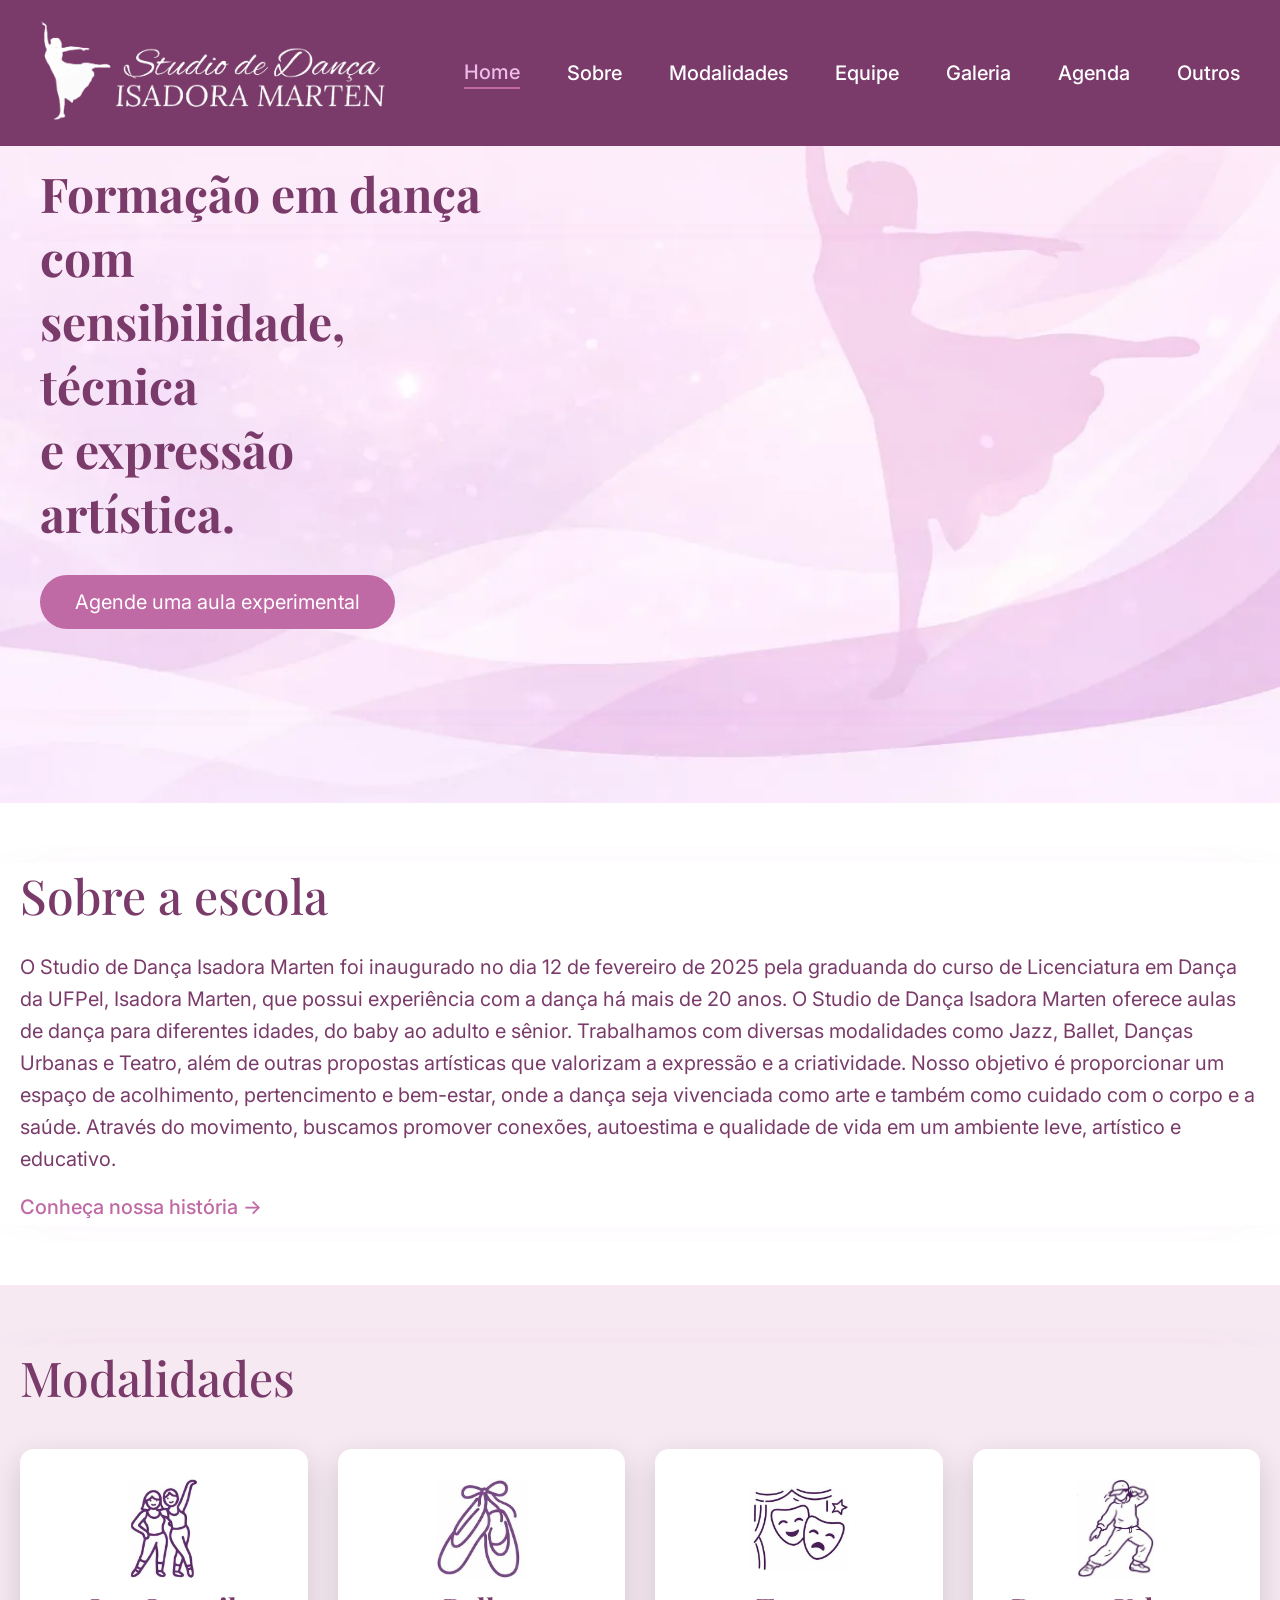
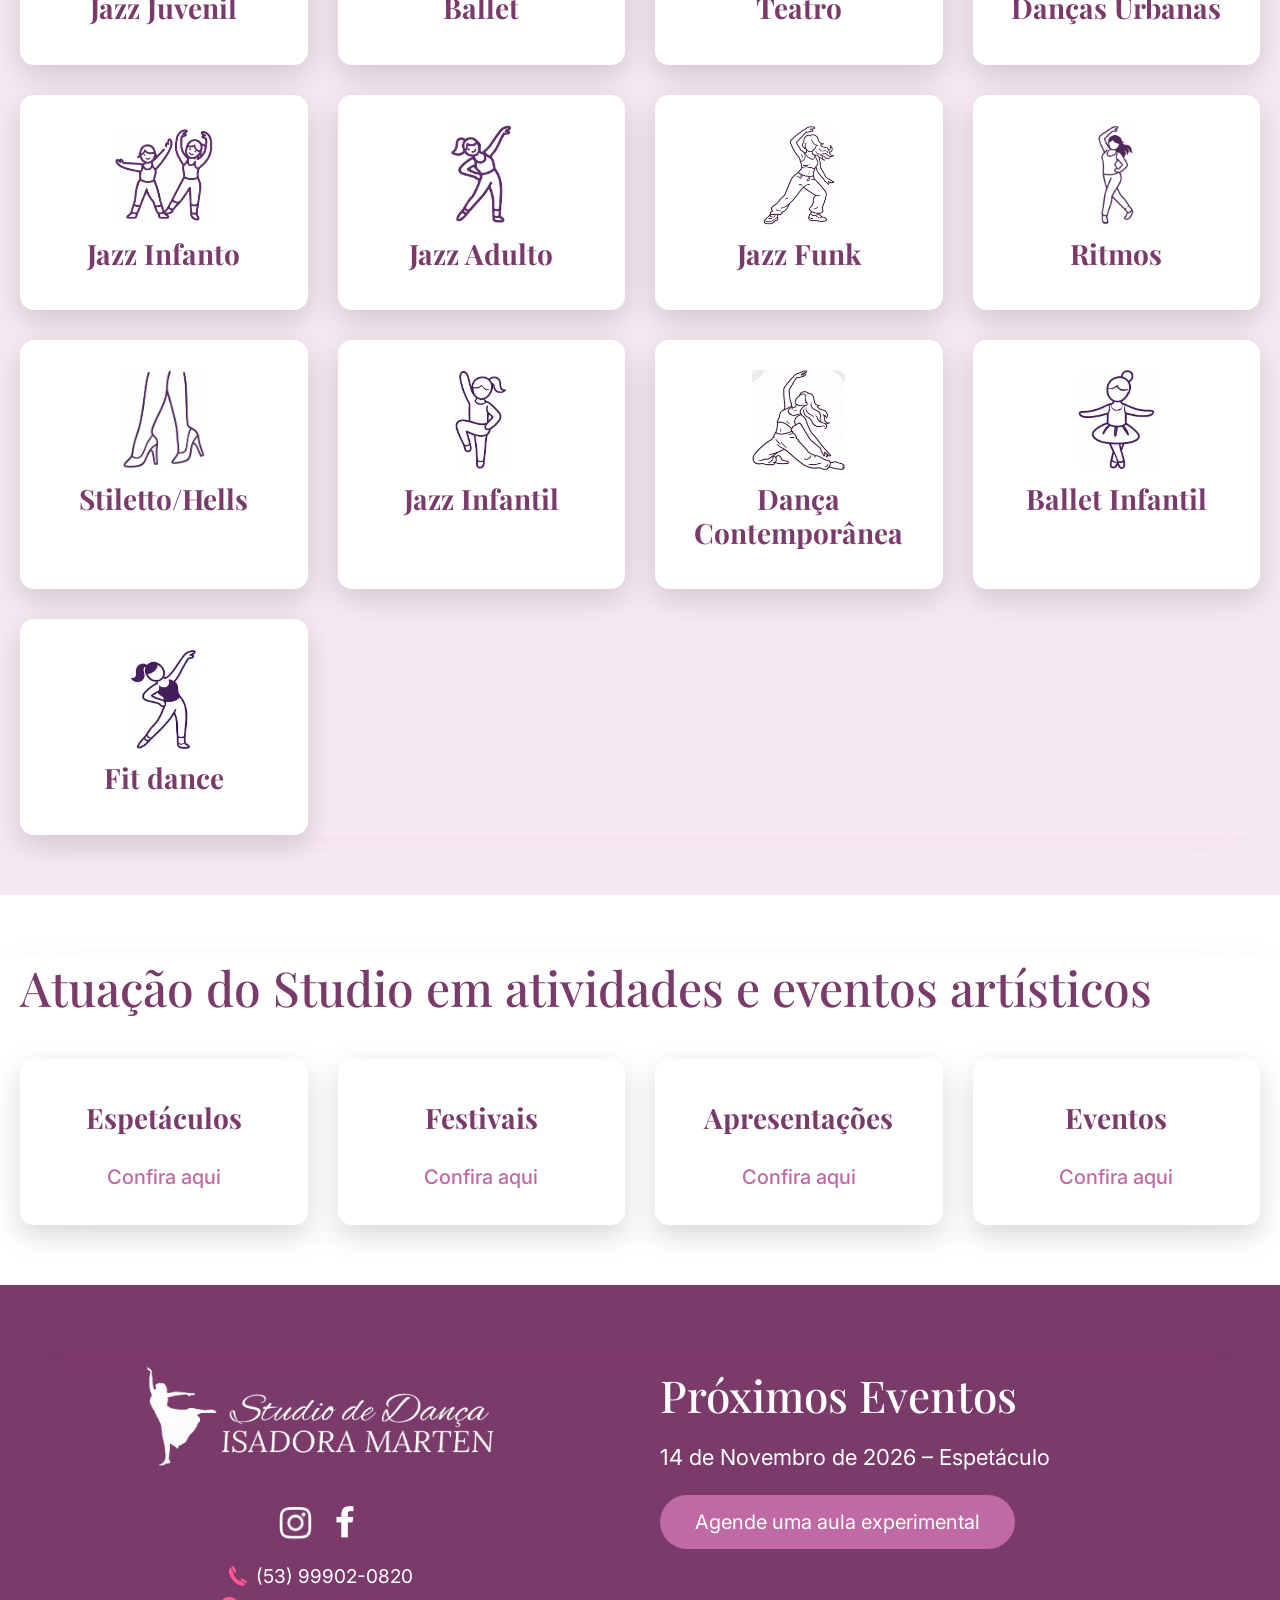
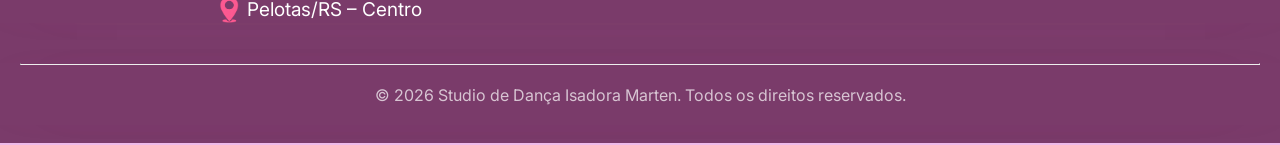
<file: index.html>
<!DOCTYPE html>
<html lang="pt-BR">
<head>
  <meta charset="UTF-8">
  <meta name="viewport" content="width=device-width, initial-scale=1.0">

  <title>Studio de Dança Isadora Marten | Pelotas</title>

  <meta name="description" content="Studio de Dança Isadora Marten em Pelotas/RS. Formação em dança com sensibilidade, técnica e expressão artística. Agende sua aula experimental.">

  <meta name="keywords" content="dança pelotas, studio de dança, ballet pelotas, jazz pelotas, danças urbanas, teatro, dança infantil">
<meta name="author" content="Studio de Dança Isadora Marten">
<meta name="robots" content="index, follow">
<link rel="canonical" href="https://www.isadoramarten.com.br/sobre/sobre.html">
<link rel="icon" href="/img/favicon.png">

<meta property="og:title" content="Studio de Dança Isadora Marten - Home">
<meta property="og:description" content="Studio de Dança Isadora Marten em Pelotas/RS. Formação em dança com sensibilidade, técnica e expressão artística. Agende sua aula experimental.">
<meta property="og:image" content="https://www.isadoramarten.com.br/img/preview.jpg">
<meta property="og:url" content="https://www.isadoramarten.com.br/index/index.html">
<meta property="og:type" content="website">

  <link rel="stylesheet" href="/index/style.css">
  <link href="https://fonts.googleapis.com/css2?family=Playfair+Display:wght@400;600&family=Inter:wght@300;400;500&display=swap" rel="stylesheet">
</head>
<body>

<div class="page">

  <header class="footer-top">
    <div class="footer-container">
      <div class="footer-logo">
        <img src="/img/Logo Studio2.webp" alt="Studio de Dança">
      </div>
      <nav class="nav footer-nav">
        <a href="/index/index.html" class="active">Home</a>
        <a href="/sobre/sobre.html">Sobre</a>
        <a href="/modalidades/modalidades.html">Modalidades</a>
        <a href="/equipe/equipe.html">Equipe</a>
        <a href="/galeria/galeria.html">Galeria</a>
        <a href="/agenda/agenda.html">Agenda</a>
        <a href="/outros/outros.html">Outros</a>
      </nav>
    </div>
  </header>

  <section class="hero">
    <div class="container">
      <div class="hero-text">
        <h1>Formação em dança com<br>sensibilidade, técnica<br>e expressão artística.</h1>
        <a href="https://wa.me/message/OHSK2QDZEW2VO1" target="_blank" class="btn-experimental">
          Agende uma aula experimental
        </a>
      </div>
    </div>
  </section>

  <section class="section">
    <div class="container">
      <h2 class="about-title">Sobre a escola</h2>
      <p class="about-text">
        O Studio de Dança Isadora Marten foi inaugurado no dia 12 de fevereiro de 2025 pela graduanda do curso de Licenciatura em Dança da UFPel, Isadora Marten, que possui experiência com a dança há mais de 20 anos.

O Studio de Dança Isadora Marten oferece aulas de dança para diferentes idades, do baby ao adulto e sênior. Trabalhamos com diversas modalidades como Jazz, Ballet, Danças Urbanas e Teatro, além de outras propostas artísticas que valorizam a expressão e a criatividade.

Nosso objetivo é proporcionar um espaço de acolhimento, pertencimento e bem-estar, onde a dança seja vivenciada como arte e também como cuidado com o corpo e a saúde. Através do movimento, buscamos promover conexões, autoestima e qualidade de vida em um ambiente leve, artístico e educativo.
      </p>
      <a href="/sobre/sobre.html" class="about-link">Conheça nossa história →</a>
    </div>
  </section>

  <section class="section soft-bg">
    <div class="container">
      <h2 class="about-title">Modalidades</h2>
      <div class="cards">
        <div class="card">
          <img src="/img/Jazz Juvenil.webp" alt="Ritmos" class="card-icon">
          <h3>Jazz Juvenil</h3>
        </div>
        <div class="card">
          <img src="/img/Ballet.webp" alt="Jazz" class="card-icon">
          <h3>Ballet</h3>
        </div>
        <div class="card">
          <img src="/img/Teatro.webp" alt="Infantil" class="card-icon">
          <h3>Teatro</h3>
        </div>
        <div class="card">
          <img src="/img/Danças Urbanas.webp" alt="Ritmos" class="card-icon">
          <h3>Danças Urbanas</h3>
        </div>
        <div class="card">
          <img src="/img/Jazz Infanto.webp" alt="Jazz" class="card-icon">
          <h3>Jazz Infanto</h3>
        </div>
        <div class="card">
          <img src="/img/Jazz Adulto.webp" alt="Infantil" class="card-icon">
          <h3>Jazz Adulto</h3>
          </div>
          <div class="card">
          <img src="/img/Jazz Funk.webp" alt="Ritmos" class="card-icon">
          <h3>Jazz Funk</h3>
        </div>
        <div class="card">
          <img src="/img/Ritmos.webp" alt="Jazz" class="card-icon">
          <h3>Ritmos</h3>
        </div>
        <div class="card">
          <img src="/img/Stilleto.webp" alt="Infantil" class="card-icon">
          <h3>Stiletto/Hells</h3>
        </div>
        <div class="card">
          <img src="/img/Jazz Infantil.webp" alt="Ritmos" class="card-icon">
          <h3>Jazz Infantil</h3>
        </div>
        <div class="card">
          <img src="/img/dancacontemporanea.webp" alt="Ritmos" class="card-icon">
          <h3>Dança Contemporânea</h3>
        </div>
        <div class="card">
          <img src="/img/BalletInfantil.webp" alt="Ritmos" class="card-icon">
          <h3>Ballet Infantil</h3>
        </div>
        <div class="card">
          <img src="/img/Fitdance.webp" alt="Ritmos" class="card-icon">
          <h3>Fit dance</h3>
        </div>
      </div>
    </div>
  </section>

  <section class="section">
    <div class="container">
      <h2 class="about-title">Atuação do Studio em atividades e eventos artísticos</h2>
      <div class="cards">
        <div class="card image-card-home">
          <div class="card-image-placeholder">
             </div>
          <h3>Espetáculos</h3>
          <a href="/galeria/galeria.html" class="about-link">Confira aqui</a>
        </div>

        <div class="card image-card-home">
          <div class="card-image-placeholder"></div>
          <h3>Festivais</h3>
          <a href="/galeria/galeria.html" class="about-link">Confira aqui</a>
        </div>

        <div class="card image-card-home">
          <div class="card-image-placeholder"></div>
          <h3>Apresentações</h3>
          <a href="/galeria/galeria.html" class="about-link">Confira aqui</a>
        </div>

        <div class="card image-card-home">
          <div class="card-image-placeholder"></div>
          <h3>Eventos</h3>
          <a href="/galeria/galeria.html" class="about-link">Confira aqui</a>
        </div>
      </div>
    </div>
  </section>

  <footer class="footer-bottom-home">
    <div class="container footer-grid">
      <div class="footer-left">
        <div class="logo-footer-main">
          <img src="/img/Logo Studio2.webp" alt="Logo Studio Isadora Marten">
        </div>
        <div class="social-icons">
          <a href="https://www.instagram.com/isadoramarten_?" aria-label="Instagram"><img src="/img/instagram.webp" alt="Instagram"></a>
          <a href="https://www.facebook.com/share/1CkZpKYzbx/?mibextid=wwXIfr" aria-label="Facebook"><img src="/img/facebook.webp" alt="Facebook"></a>
        </div>
        <div class="contact-info">
          <p class="info-item"><img src="/img/phone.webp" alt=""> (53) 99902-0820</p>
          <p class="info-item"><img src="/img/localizacao.webp" alt=""> Pelotas/RS – Centro</p>
        </div>
      </div>

      <div class="footer-right">
        <h2 class="about-title">Próximos Eventos</h2>
        <p class="event-text">14 de Novembro de 2026 – Espetáculo</p>
        <a href="https://wa.me/message/OHSK2QDZEW2VO1" target="_blank" class="btn-experimental">Agende uma aula experimental</a>
      </div>
    </div>
    
    <div class="container">
        <hr class="linha-divisora" style="margin-top: 40px; border-top: 1px solid rgba(122, 59, 106, 0.1);">
        <p style="text-align: center; font-size: 0.8rem; padding: 20px 0; opacity: 0.7; color: #ffffff">
            &copy; <span id="ano-atual"></span> Studio de Dança Isadora Marten. Todos os direitos reservados.
        </p>
    </div>
  </footer>
<script src="/index/script.js"></script>
</div>
</body>
</html>
</file>
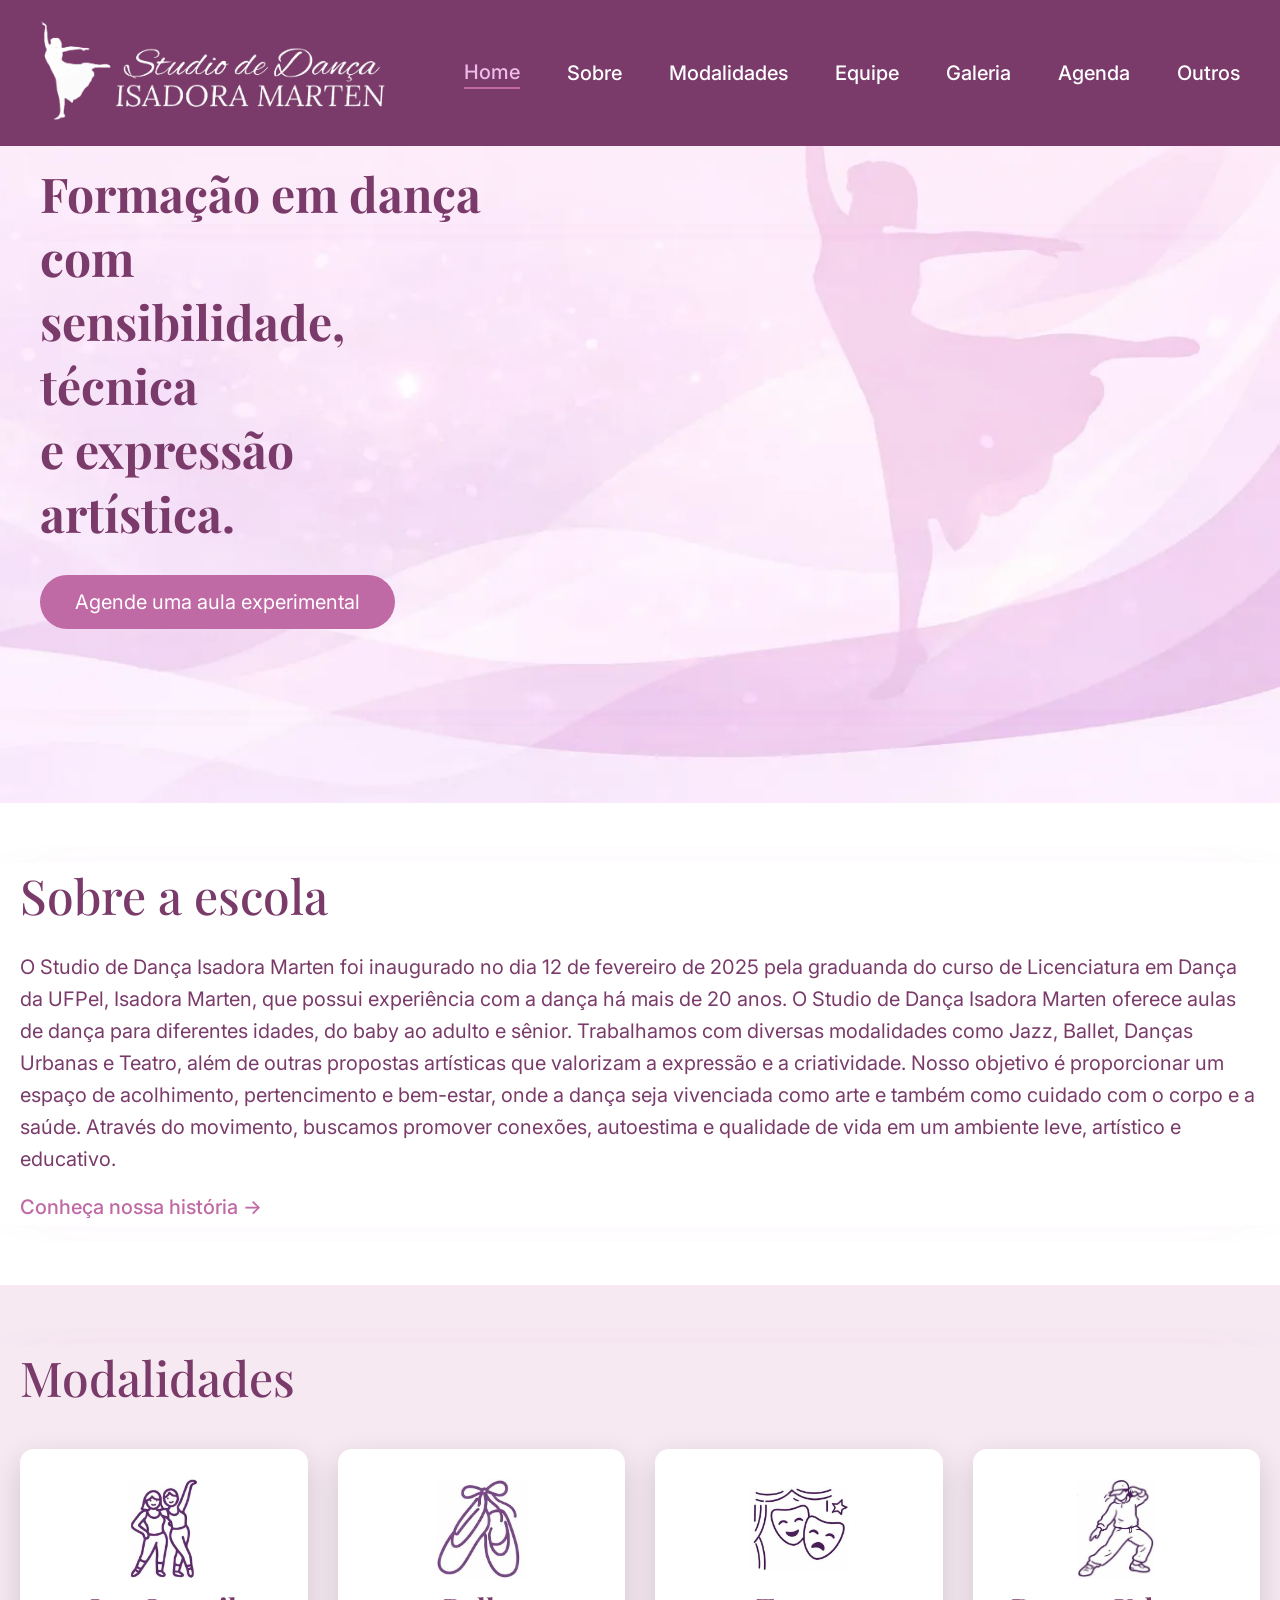
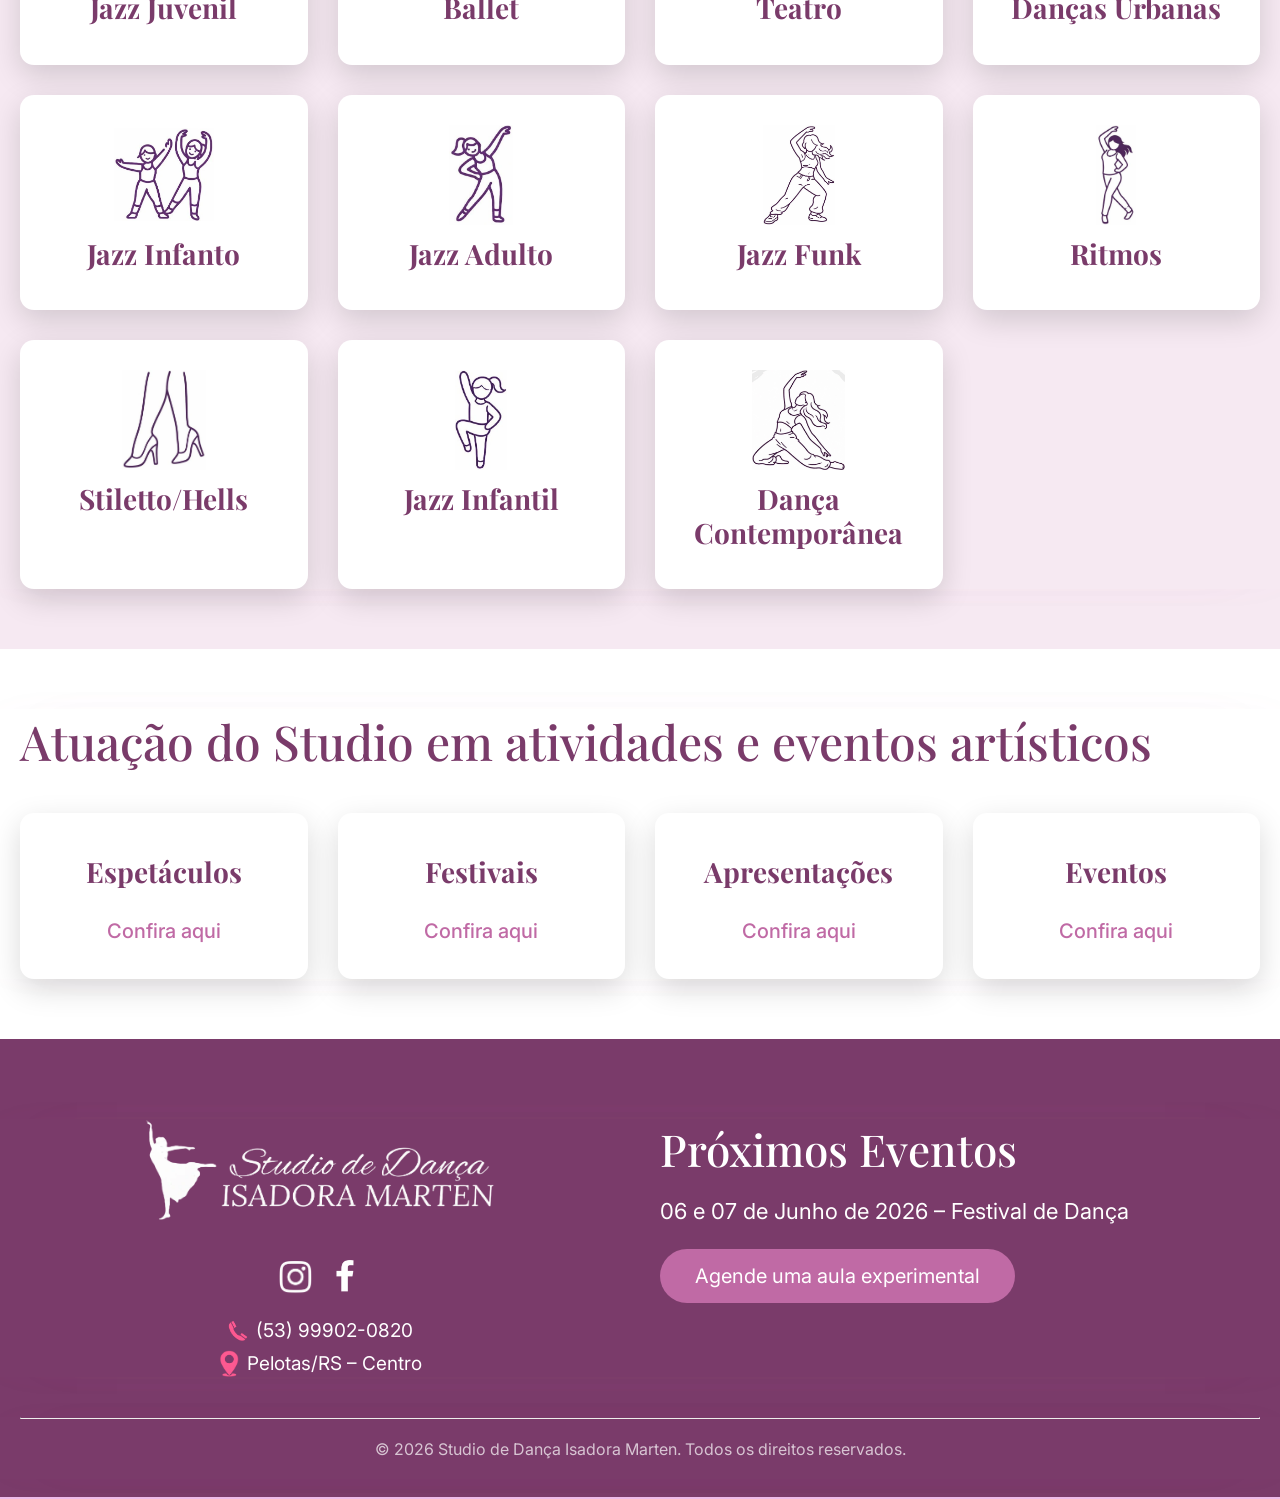
<file: index/index.html>
<!DOCTYPE html>
<html lang="pt-BR">
<head>
  <meta charset="UTF-8">
  <meta name="viewport" content="width=device-width, initial-scale=1.0">

  <title>Studio de Dança Isadora Marten | Pelotas</title>

  <meta name="description" content="Studio de Dança Isadora Marten em Pelotas/RS. Formação em dança com sensibilidade, técnica e expressão artística. Agende sua aula experimental.">

  <meta name="keywords" content="dança pelotas, studio de dança, ballet pelotas, jazz pelotas, danças urbanas, teatro, dança infantil">
<meta name="author" content="Studio de Dança Isadora Marten">
<meta name="robots" content="index, follow">
<link rel="canonical" href="https://www.isadoramarten.com.br/sobre/sobre.html">
<link rel="icon" href="/img/favicon.png">

<meta property="og:title" content="Studio de Dança Isadora Marten - Home">
<meta property="og:description" content="Studio de Dança Isadora Marten em Pelotas/RS. Formação em dança com sensibilidade, técnica e expressão artística. Agende sua aula experimental.">
<meta property="og:image" content="https://www.isadoramarten.com.br/img/preview.jpg">
<meta property="og:url" content="https://www.isadoramarten.com.br/index/index.html">
<meta property="og:type" content="website">

  <link rel="stylesheet" href="style.css">
  <link href="https://fonts.googleapis.com/css2?family=Playfair+Display:wght@400;600&family=Inter:wght@300;400;500&display=swap" rel="stylesheet">
</head>
<body>

<div class="page">

  <header class="footer-top">
    <div class="footer-container">
      <div class="footer-logo">
        <img src="/img/Logo Studio2.webp" alt="Studio de Dança">
      </div>
      <nav class="nav footer-nav">
        <a href="/index/index.html" class="active">Home</a>
        <a href="/sobre/sobre.html">Sobre</a>
        <a href="/modalidades/modalidades.html">Modalidades</a>
        <a href="/equipe/equipe.html">Equipe</a>
        <a href="/galeria/galeria.html">Galeria</a>
        <a href="/agenda/agenda.html">Agenda</a>
        <a href="/outros/outros.html">Outros</a>
      </nav>
    </div>
  </header>

  <section class="hero">
    <div class="container">
      <div class="hero-text">
        <h1>Formação em dança com<br>sensibilidade, técnica<br>e expressão artística.</h1>
        <a href="https://wa.me/message/OHSK2QDZEW2VO1" target="_blank" class="btn-experimental">
          Agende uma aula experimental
        </a>
      </div>
    </div>
  </section>

  <section class="section">
    <div class="container">
      <h2 class="about-title">Sobre a escola</h2>
      <p class="about-text">
        O Studio de Dança Isadora Marten foi inaugurado no dia 12 de fevereiro de 2025 pela graduanda do curso de Licenciatura em Dança da UFPel, Isadora Marten, que possui experiência com a dança há mais de 20 anos.

O Studio de Dança Isadora Marten oferece aulas de dança para diferentes idades, do baby ao adulto e sênior. Trabalhamos com diversas modalidades como Jazz, Ballet, Danças Urbanas e Teatro, além de outras propostas artísticas que valorizam a expressão e a criatividade.

Nosso objetivo é proporcionar um espaço de acolhimento, pertencimento e bem-estar, onde a dança seja vivenciada como arte e também como cuidado com o corpo e a saúde. Através do movimento, buscamos promover conexões, autoestima e qualidade de vida em um ambiente leve, artístico e educativo.
      </p>
      <a href="/sobre/sobre.html" class="about-link">Conheça nossa história →</a>
    </div>
  </section>

  <section class="section soft-bg">
    <div class="container">
      <h2 class="about-title">Modalidades</h2>
      <div class="cards">
        <div class="card">
          <img src="/img/Jazz Juvenil.webp" alt="Ritmos" class="card-icon">
          <h3>Jazz Juvenil</h3>
        </div>
        <div class="card">
          <img src="/img/Ballet.webp" alt="Jazz" class="card-icon">
          <h3>Ballet</h3>
        </div>
        <div class="card">
          <img src="/img/Teatro.webp" alt="Infantil" class="card-icon">
          <h3>Teatro</h3>
        </div>
        <div class="card">
          <img src="/img/Danças Urbanas.webp" alt="Ritmos" class="card-icon">
          <h3>Danças Urbanas</h3>
        </div>
        <div class="card">
          <img src="/img/Jazz Infanto.webp" alt="Jazz" class="card-icon">
          <h3>Jazz Infanto</h3>
        </div>
        <div class="card">
          <img src="/img/Jazz Adulto.webp" alt="Infantil" class="card-icon">
          <h3>Jazz Adulto</h3>
          </div>
          <div class="card">
          <img src="/img/Jazz Funk.webp" alt="Ritmos" class="card-icon">
          <h3>Jazz Funk</h3>
        </div>
        <div class="card">
          <img src="/img/Ritmos.webp" alt="Jazz" class="card-icon">
          <h3>Ritmos</h3>
        </div>
        <div class="card">
          <img src="/img/Stilleto.webp" alt="Infantil" class="card-icon">
          <h3>Stiletto/Hells</h3>
        </div>
        <div class="card">
          <img src="/img/Jazz Infantil.webp" alt="Ritmos" class="card-icon">
          <h3>Jazz Infantil</h3>
        </div>
        <div class="card">
          <img src="/img/dancacontemporanea.webp" alt="Ritmos" class="card-icon">
          <h3>Dança Contemporânea</h3>
        </div>
      </div>
    </div>
  </section>

  <section class="section">
    <div class="container">
      <h2 class="about-title">Atuação do Studio em atividades e eventos artísticos</h2>
      <div class="cards">
        <div class="card image-card-home">
          <div class="card-image-placeholder">
             </div>
          <h3>Espetáculos</h3>
          <a href="/galeria/galeria.html" class="about-link">Confira aqui</a>
        </div>

        <div class="card image-card-home">
          <div class="card-image-placeholder"></div>
          <h3>Festivais</h3>
          <a href="/galeria/galeria.html" class="about-link">Confira aqui</a>
        </div>

        <div class="card image-card-home">
          <div class="card-image-placeholder"></div>
          <h3>Apresentações</h3>
          <a href="/galeria/galeria.html" class="about-link">Confira aqui</a>
        </div>

        <div class="card image-card-home">
          <div class="card-image-placeholder"></div>
          <h3>Eventos</h3>
          <a href="/galeria/galeria.html" class="about-link">Confira aqui</a>
        </div>
      </div>
    </div>
  </section>

  <footer class="footer-bottom-home">
    <div class="container footer-grid">
      <div class="footer-left">
        <div class="logo-footer-main">
          <img src="/img/Logo Studio2.webp" alt="Logo Studio Isadora Marten">
        </div>
        <div class="social-icons">
          <a href="https://www.instagram.com/isadoramarten_?" aria-label="Instagram"><img src="/img/instagram.webp" alt="Instagram"></a>
          <a href="https://www.facebook.com/share/1CkZpKYzbx/?mibextid=wwXIfr" aria-label="Facebook"><img src="/img/facebook.webp" alt="Facebook"></a>
        </div>
        <div class="contact-info">
          <p class="info-item"><img src="/img/phone.webp" alt=""> (53) 99902-0820</p>
          <p class="info-item"><img src="/img/localizacao.webp" alt=""> Pelotas/RS – Centro</p>
        </div>
      </div>

      <div class="footer-right">
        <h2 class="about-title">Próximos Eventos</h2>
        <p class="event-text">06 e 07 de Junho de 2026 – Festival de Dança</p>
        <a href="https://wa.me/message/OHSK2QDZEW2VO1" target="_blank" class="btn-experimental">Agende uma aula experimental</a>
      </div>
    </div>
    
    <div class="container">
        <hr class="linha-divisora" style="margin-top: 40px; border-top: 1px solid rgba(122, 59, 106, 0.1);">
        <p style="text-align: center; font-size: 0.8rem; padding: 20px 0; opacity: 0.7; color: #ffffff">
            &copy; <span id="ano-atual"></span> Studio de Dança Isadora Marten. Todos os direitos reservados.
        </p>
    </div>
  </footer>
<script src="script.js"></script>
</div>
</body>
</html>
</file>
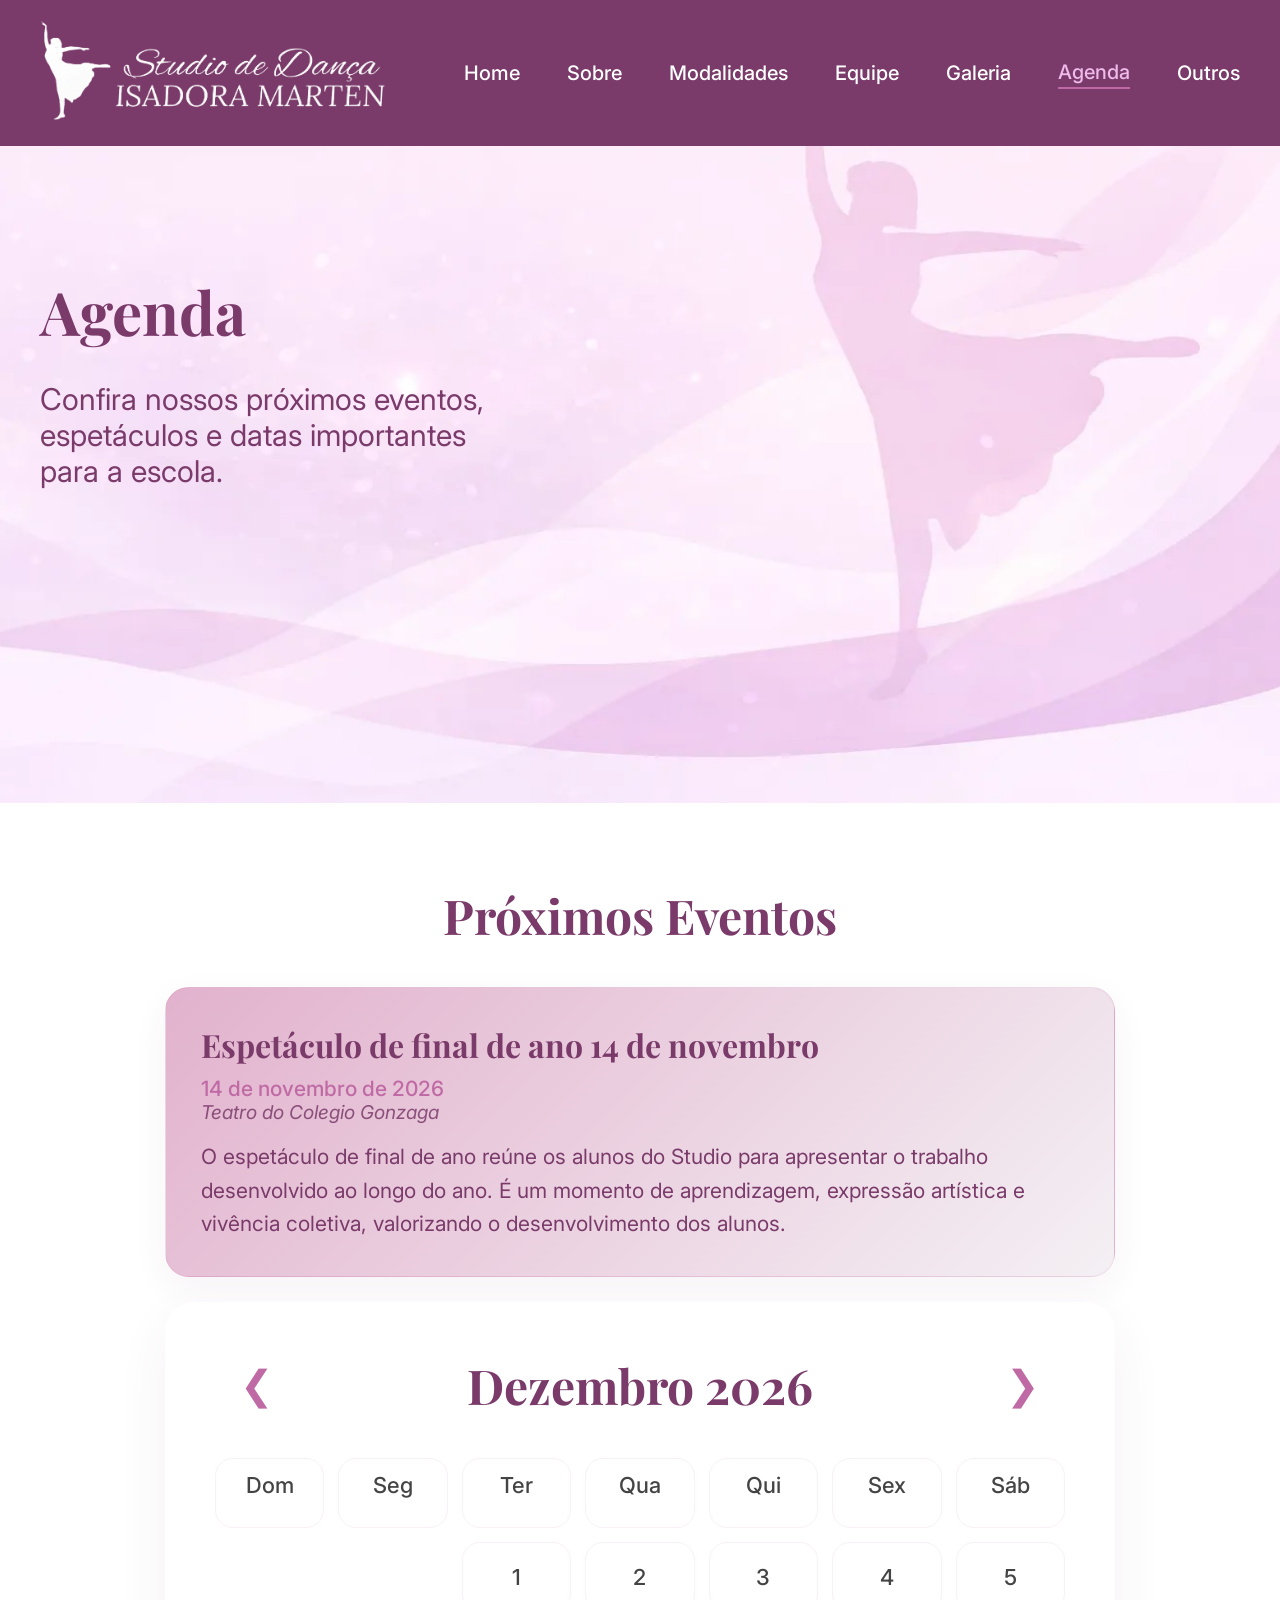
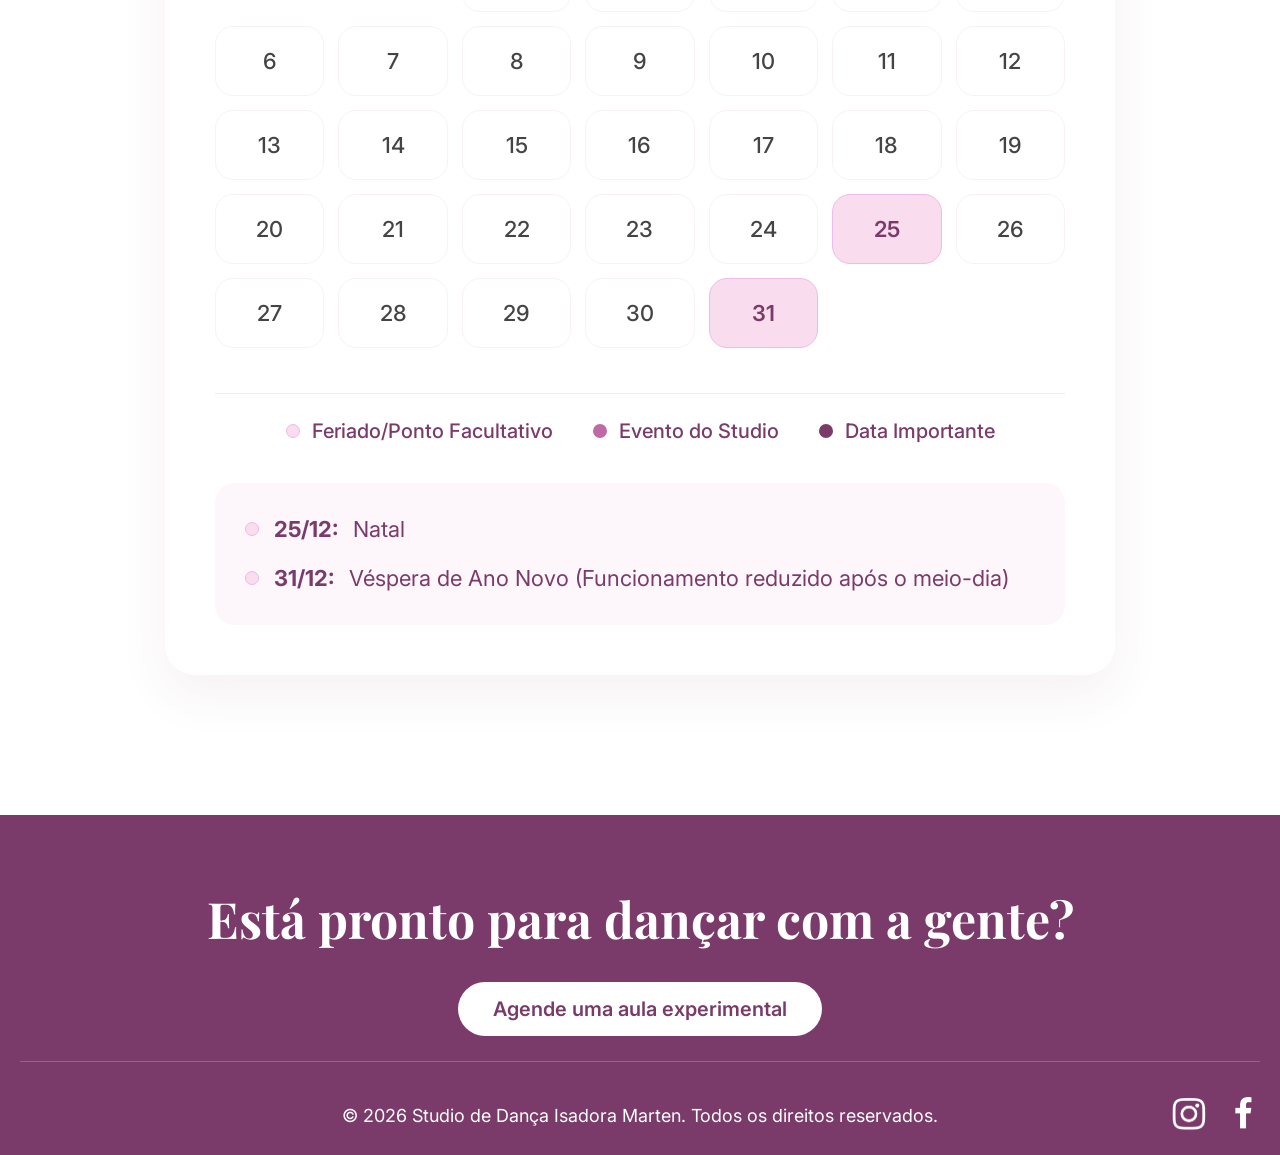
<file: agenda/agenda.html>
<!DOCTYPE html>
<html lang="pt-BR">
<head>
  <meta charset="UTF-8" />
  <meta name="viewport" content="width=device-width, initial-scale=1.0"/>
  <title> Agenda | Studio Isadora Marten</title>
  <meta name="description" content="Fique por dentro dos horários das turmas e das datas dos nossos próximos eventos, festivais e apresentações. Planeje sua rotina de dança.">

  <meta name="keywords" content="dança pelotas, studio de dança, ballet pelotas, jazz pelotas, danças urbanas, teatro, dança infantil">
<meta name="author" content="Studio de Dança Isadora Marten">
<link rel="canonical" href="https://www.isadoramarten.com.br/agenda/agenda.html">
<link rel="icon" href="/img/favicon.png">

<meta property="og:title" content="Studio de Dança Isadora Marten - Agenda">
<meta property="og:description" content="Fique por dentro dos horários das turmas e das datas dos nossos próximos eventos, festivais e apresentações. Planeje sua rotina de dança.">
<meta property="og:image" content="https://www.isadoramarten.com.br/img/preview.jpg">
<meta property="og:url" content="https://www.isadoramarten.com.br/agenda/agenda.html">
<meta property="og:type" content="website">
  <link rel="stylesheet" href="agenda.css">
  <link href="https://fonts.googleapis.com/css2?family=Playfair+Display:wght@400;600&family=Inter:wght@300;400;500&display=swap" rel="stylesheet">
</head>
<body>

<div class="page">

  <header class="footer-top">
  <div class="footer-container">
    <div class="footer-logo">
      <img src="/img/Logo Studio2.webp" alt="Studio de Dança">
    </div>
    <nav class="nav footer-nav">
      <a href="/index.html">Home</a>
      <a href="/sobre/sobre.html">Sobre</a>
      <a href="/modalidades/modalidades.html" >Modalidades</a>
      <a href="/equipe/equipe.html">Equipe</a>
      <a href="/galeria/galeria.html">Galeria</a>
      <a href="/agenda/agenda.html" class="active">Agenda</a>
      <a href="/outros/outros.html">Outros</a>
    </nav>
  </div>
</header>

  <section class="hero">
    <div class="container">
      <div class="hero-text">
        <h1>Agenda</h1>
        <p>Confira nossos próximos eventos,<br>
        espetáculos e datas importantes para a escola.</p>
      </div>
    </div>
  </section>

<section class="agenda-secao-principal">
  <div class="container">
    
    <div class="agenda-superior">
      
      <div class="agenda-eventos">
        <h2 class="subtitulo-agenda">Próximos Eventos</h2>

        <div class="event-card">
          <div class="event-info">
            <h3>Espetáculo de final de ano 14 de novembro</h3>
            <span class="event-date">14 de novembro de 2026</span>
            <small class="event-local">Teatro do Colegio Gonzaga</small>
            <p>O espetáculo de final de ano reúne os alunos do Studio para apresentar o trabalho desenvolvido ao longo do ano. É um momento de aprendizagem, expressão artística e vivência coletiva, valorizando o desenvolvimento dos alunos.</p>
          </div>
        </div>
     
      
    </div> <div class="agenda-inferior">
      <div class="calendar">
        <div class="calendar-header">
          <button id="prev-month" class="btn-nav">&#10094;</button>
          <h3 id="month-year">Janeiro 2026</h3>
          <button id="next-month" class="btn-nav">&#10095;</button>
        </div>

        <div class="calendar-grid" id="calendar-grid">
          </div>

        <div class="legend">
          <div class="legend-item"><span class="dot event"></span> Feriado/Ponto Facultativo</div>
          <div class="legend-item"><span class="dot special"></span> Evento do Studio</div>
          <div class="legend-item"><span class="dot important"></span> Data Importante</div>
        </div>

        <div class="month-events-list" id="month-events-list">
          </div>

      </div>
    </div>

  </div>
</section>

<footer class="footer-integrado">
    <div class="container">
      <div class="cta-interna">
        <h2 class="titulo-cta">Está pronto para dançar com a gente?</h2>
        <a href="https://wa.me/message/OHSK2QDZEW2VO1" target="_blank" class="btn-experimental">
          Agende uma aula experimental
        </a>
      </div>

      <hr class="linha-divisora">

      <div class="footer-bottom">
        <p>&copy; 2026 Studio de Dança Isadora Marten. Todos os direitos reservados.</p>
        <div class="social-icons">
          <a href="https://www.instagram.com/isadoramarten_?igsh=NjA0YW43OXR4Mjh3&utm_source=qr" aria-label="Instagram"><img src="/img/instagram.webp" alt="Instagram"></a>
          <a href="https://www.facebook.com/share/1CkZpKYzbx/?mibextid=wwXIfr" aria-label="Facebook"><img src="/img/facebook.webp" alt="Facebook"></a>
        </div>
      </div>
    </div>
  </footer>
</div>
<script src="agenda.js"></script>
</body>
</html>
</file>
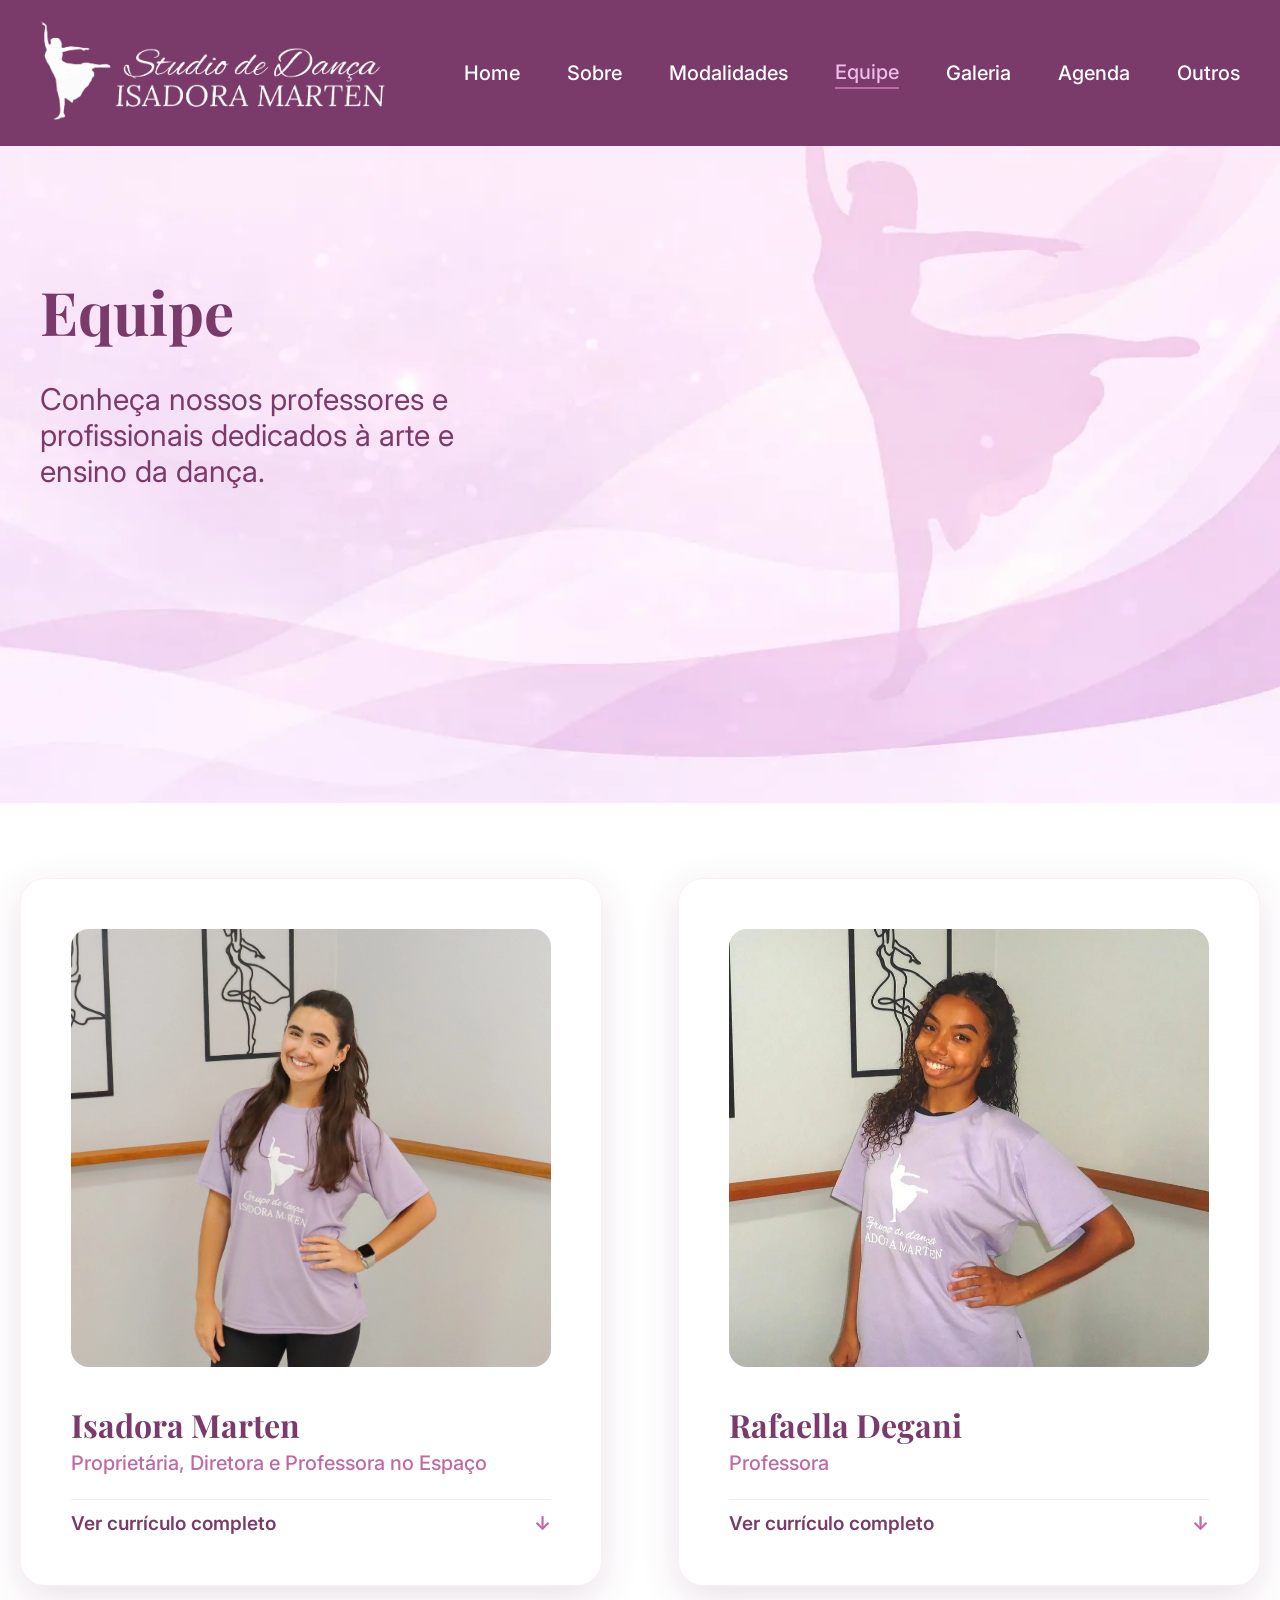
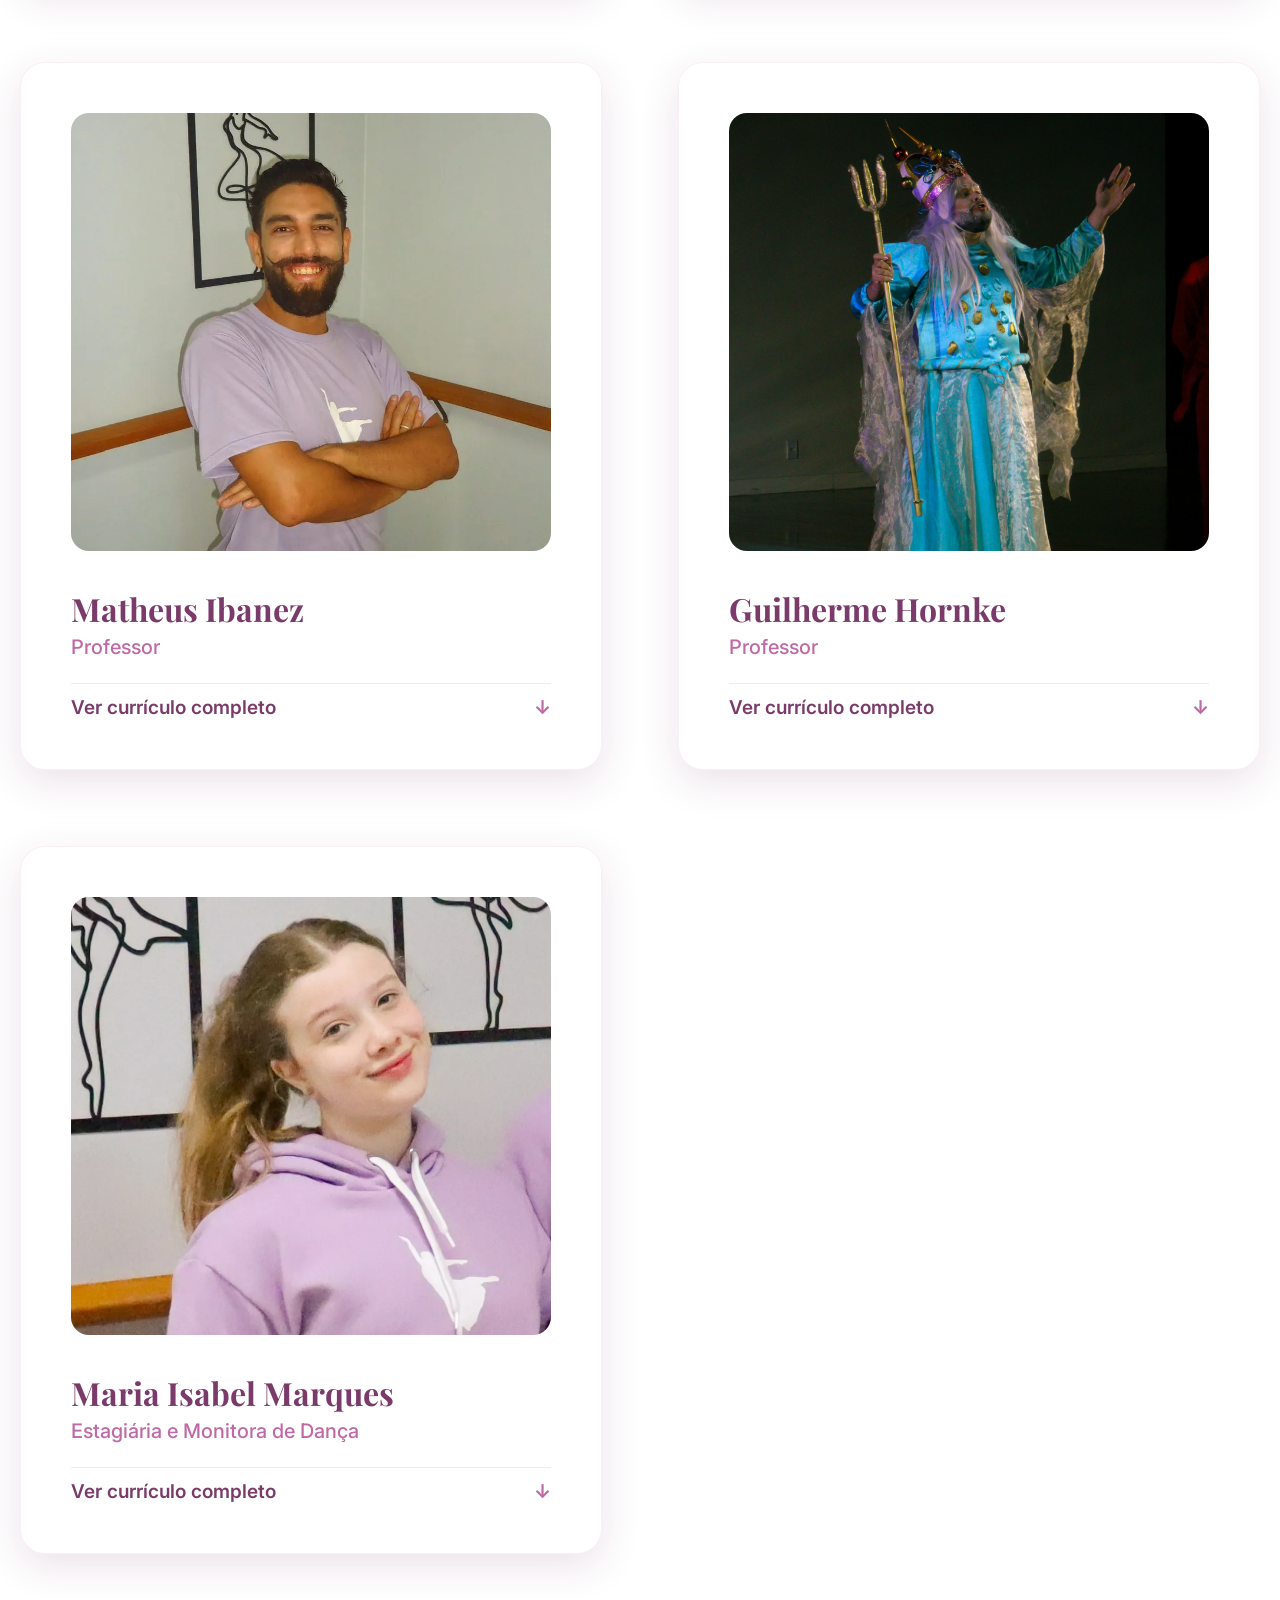
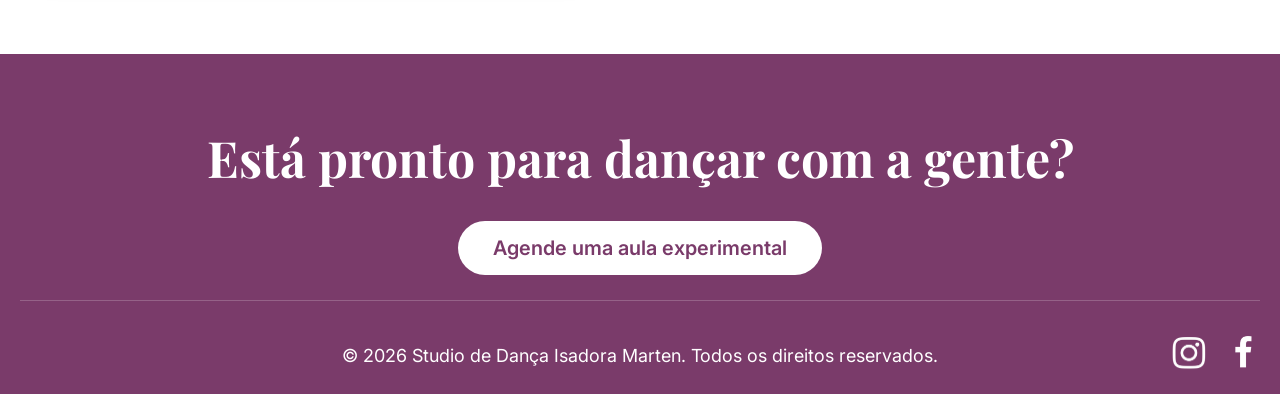
<file: equipe/equipe.html>
<!DOCTYPE html>
<html lang="pt-BR">
<head>
  <meta charset="UTF-8" />
  <meta name="viewport" content="width=device-width, initial-scale=1.0"/>
  <title>Equipe | Studio de Dança Isadora Marten</title>
  <meta name="description" content="Conheça os profissionais por trás do Studio Isadora Marten. Professores qualificados e dedicados ao desenvolvimento artístico de cada aluno.">

  <meta name="keywords" content="dança pelotas, studio de dança, ballet pelotas, jazz pelotas, danças urbanas, teatro, dança infantil">
<meta name="author" content="Studio de Dança Isadora Marten">
<link rel="canonical" href="https://www.isadoramarten.com.br/equipe/equipe.html">
<link rel="icon" href="/img/favicon.png">

<meta property="og:title" content="Studio de Dança Isadora Marten - Equipe">
<meta property="og:description" content="Conheça os profissionais por trás do Studio Isadora Marten. Professores qualificados e dedicados ao desenvolvimento artístico de cada aluno.">
<meta property="og:image" content="https://www.isadoramarten.com.br/img/preview.jpg">
<meta property="og:url" content="https://www.isadoramarten.com.br/equipe/equipe.html">
<meta property="og:type" content="website">

  <link rel="stylesheet" href="equipe.css">
  <link href="https://fonts.googleapis.com/css2?family=Playfair+Display:wght@400;600&family=Inter:wght@300;400;500&display=swap" rel="stylesheet">
</head>
<body>

<div class="page">

  <!-- HEADER / NAV -->
  <header class="footer-top">
  <div class="footer-container">
    <div class="footer-logo">
      <img src="/img/Logo Studio2.webp" alt="Studio de Dança" loading="lazy" decoding="async">
    </div>
    <nav class="nav footer-nav">
      <a href="/index.html">Home</a>
      <a href="/sobre/sobre.html">Sobre</a>
      <a href="/modalidades/modalidades.html" >Modalidades</a>
      <a href="/equipe/equipe.html" class="active">Equipe</a>
      <a href="/galeria/galeria.html">Galeria</a>
      <a href="/agenda/agenda.html">Agenda</a>
      <a href="/outros/outros.html">Outros</a>
    </nav>
  </div>
</header>

  <section class="hero">
    <div class="container">
      <div class="hero-text">
        <h1>Equipe</h1>
        <p>Conheça nossos professores e<br>
        profissionais dedicados à arte e ensino da dança.</p>
      </div>
    </div>
  </section>

<section class="equipe container">
  <div class="cards-grid">

    <div class="card">
      <div class="foto">
        <img src="/img/Equipeisa.webp" alt="Nome do Professor" loading="lazy" decoding="async">
      </div>
      <h3>Isadora Marten</h3>
      <p class="cargo">Proprietária, Diretora e Professora no Espaço</p>
      
      <details class="detalhes-professor">
        <summary>Ver currículo completo</summary>
        <div class="conteudo-detalhe">
          <p>Isadora Marten é graduanda em Dança (Licenciatura) pela Universidade Federal de Pelotas (UFPel), atualmente no último ano da formação. Natural de Pelotas, possui mais de 20 anos de experiência com a dança e atua na docência desde os 16 anos, tendo iniciado sua trajetória como monitora aos 12 anos. É proprietária e diretora do Studio de Dança Isadora Marten, além de diretora do Grupo Competitivo de Dança Isadora Marten. Também atua como professora das turmas de Jazz e Ritmos no espaço, trabalhando com diferentes faixas etárias, do público infantil ao adulto e sênior. Possui afinidade com a área do movimento e da educação corporal, com interesse em práticas que integrem arte, bem-estar e saúde.</p>
        </div>
      </details>
    </div>

    <div class="card">
      <div class="foto">
        <img src="/img/imgrafaela.webp" alt="Nome do Professor" loading="lazy" decoding="async">
      </div>
      <h3>⁠Rafaella Degani</h3>
      <p class="cargo">Professora</p>
      
      <details class="detalhes-professor">
        <summary>Ver currículo completo</summary>
        <div class="conteudo-detalhe">
          <p>Rafaella Degani é natural de Rio Grande (RS) e atualmente reside em Pelotas. Iniciou sua trajetória na dança aos 5 anos de idade, acumulando ao longo dos anos diversas experiências na área. É graduanda em Dança (Licenciatura) pela Universidade Federal de Pelotas (UFPel). Atua como professora no Studio de Dança Isadora Marten, ministrando aulas de Ballet Clássico, Jazz Funk e Danças Urbanas. Trabalha com diferentes faixas etárias, do público infantil ao adulto, buscando sempre promover a expressão, o desenvolvimento técnico e o prazer pela dança.</p>
        </div>
      </details>
    </div>

    
    <div class="card">
      <div class="foto">
        <img src="/img/imgmatheus.webp" alt="Nome do Professor" loading="lazy" decoding="async">
      </div>
      <h3>Matheus Ibanez</h3>
      <p class="cargo">Professor</p>
      
      <details class="detalhes-professor">
        <summary>Ver currículo completo</summary>
        <div class="conteudo-detalhe">
          <p>Matheus Ibanez é natural de Porto Alegre (RS) e atualmente reside em Pelotas. Graduado em Dança (Licenciatura) pela Universidade Federal de Pelotas (UFPel), possui ampla experiência na área da dança, acumulando conhecimentos ao longo de anos de prática e atuação. Atua como professor no Studio de Dança Isadora Marten, ministrando aulas de Stiletto/Heels, modalidade de dança com salto alto. Seu trabalho envolve o desenvolvimento de técnica, expressão e presença cênica, atendendo diferentes perfis de alunos.</p>
        </div>
      </details>
    </div>

    
    <div class="card">
      <div class="foto">
        <img src="/img/imgguilherme.webp" alt="Nome do Professor" loading="lazy" decoding="async">
      </div>
      <h3>⁠Guilherme Hornke</h3>
      <p class="cargo">Professor</p>
      
      <details class="detalhes-professor">
        <summary>Ver currículo completo</summary>
        <div class="conteudo-detalhe">
          <p>Guilherme Hornke possui trajetória formativa em Teatro pela Universidade Federal de Pelotas (UFPel), onde iniciou sua graduação. Atua como professor de teatro no Studio de Dança Isadora Marten, trabalhando com diferentes faixas etárias. Possui ampla experiência nas áreas de teatro e cinema, desenvolvendo práticas voltadas à expressão, criatividade e presença cênica. Seu trabalho busca incentivar a construção artística e o desenvolvimento expressivo dos alunos.</p>
        </div>
      </details>
    </div>

    <div class="card">
      <div class="foto">
        <img src="/img/imgmaria.webp" alt="Nome do Professor" loading="lazy" decoding="async">
      </div>
      <h3>Maria Isabel Marques</h3>
      <p class="cargo">Estagiária e Monitora de Dança</p>
      
      <details class="detalhes-professor">
        <summary>Ver currículo completo</summary>
        <div class="conteudo-detalhe">
          <p>Maria Isabel Marques é pelotense, bailarina desde a infância e atualmente estudante de Química no Instituto Federal Sul-rio-grandense (IFSul), campus Pelotas. Atua como estagiária e monitora de dança no Studio de Dança Isadora Marten, com experiência principalmente em turmas de Baby Class e Infantil, desenvolvendo um trabalho voltado ao cuidado, à ludicidade e ao incentivo do desenvolvimento artístico das crianças. Sua prática é marcada pela dedicação, sensibilidade, desde cedo e pela sua paixão pelo público infantil.</p>
        </div>
      </details>
    </div>

  </div>
</section>

<footer class="footer-integrado">
    <div class="container">
      <div class="cta-interna">
        <h2 class="titulo-cta">Está pronto para dançar com a gente?</h2>
        <a href="https://wa.me/message/OHSK2QDZEW2VO1" target="_blank" class="btn-experimental">
          Agende uma aula experimental
        </a>
      </div>

      <hr class="linha-divisora">

      <div class="footer-bottom">
        <p>&copy; 2026 Studio de Dança Isadora Marten. Todos os direitos reservados.</p>
        <div class="social-icons">
          <a href="https://www.instagram.com/isadoramarten_?igsh=NjA0YW43OXR4Mjh3&utm_source=qr" aria-label="Instagram"><img src="/img/instagram.webp" alt="Instagram" loading="lazy" decoding="async"></a>
          <a href="https://www.facebook.com/share/1CkZpKYzbx/?mibextid=wwXIfr" aria-label="Facebook"><img src="/img/facebook.webp" alt="Facebook" loading="lazy" decoding="async"></a>
        </div>
      </div>
    </div>
  </footer>
</div>
 <script src="equipe.js"></script>
</body>
</html>
</file>
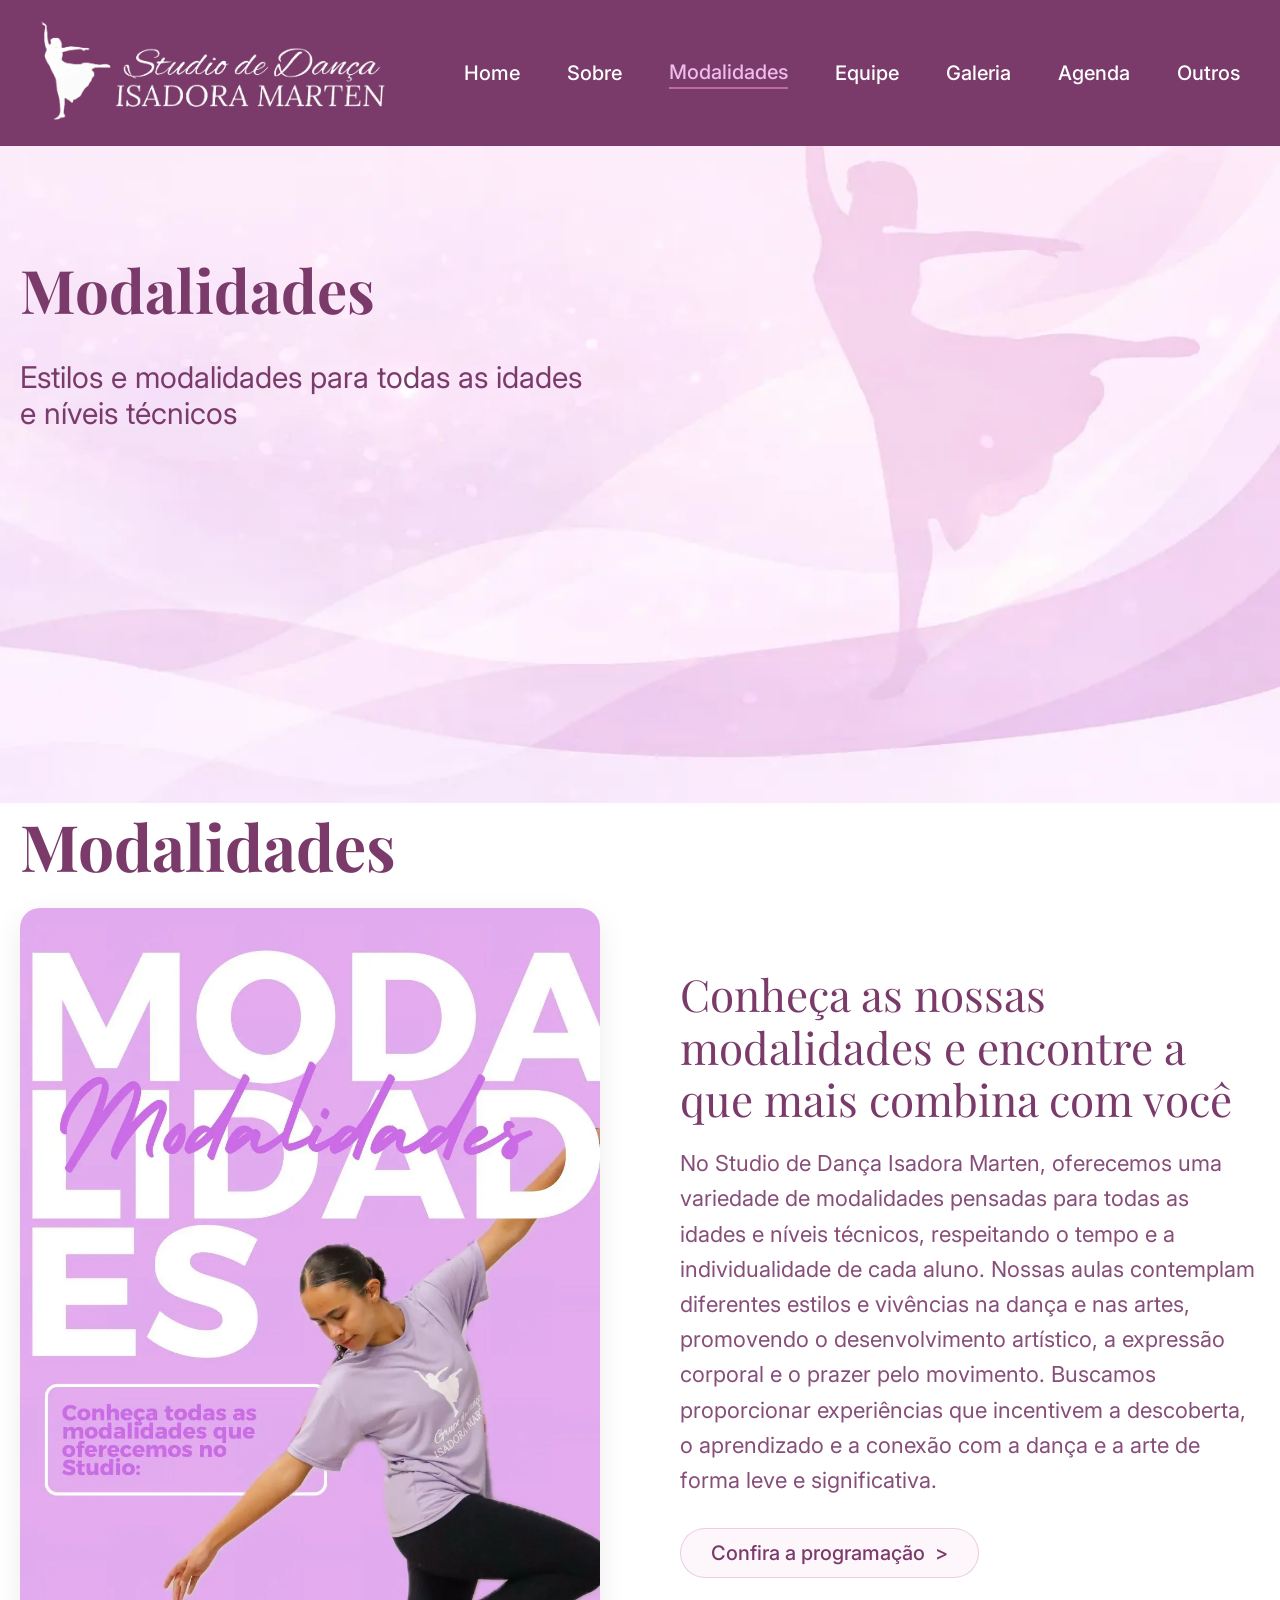
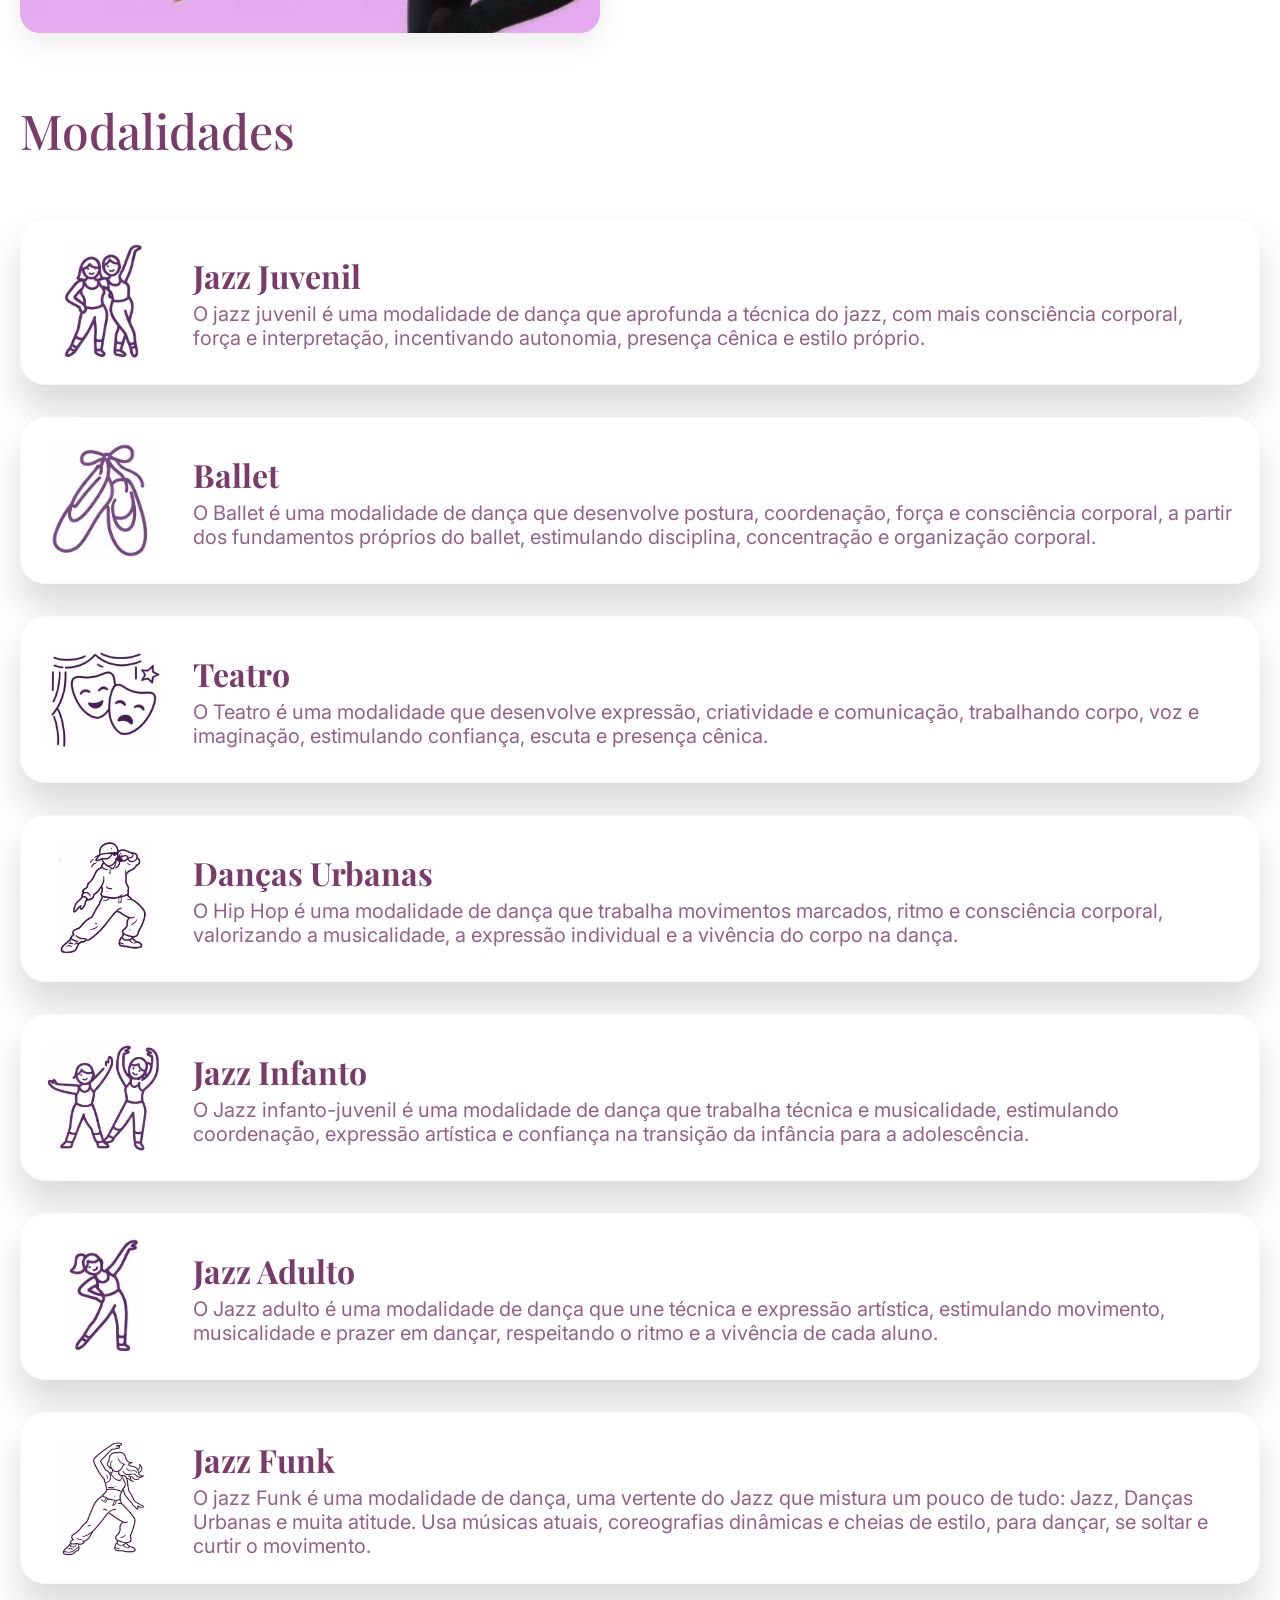
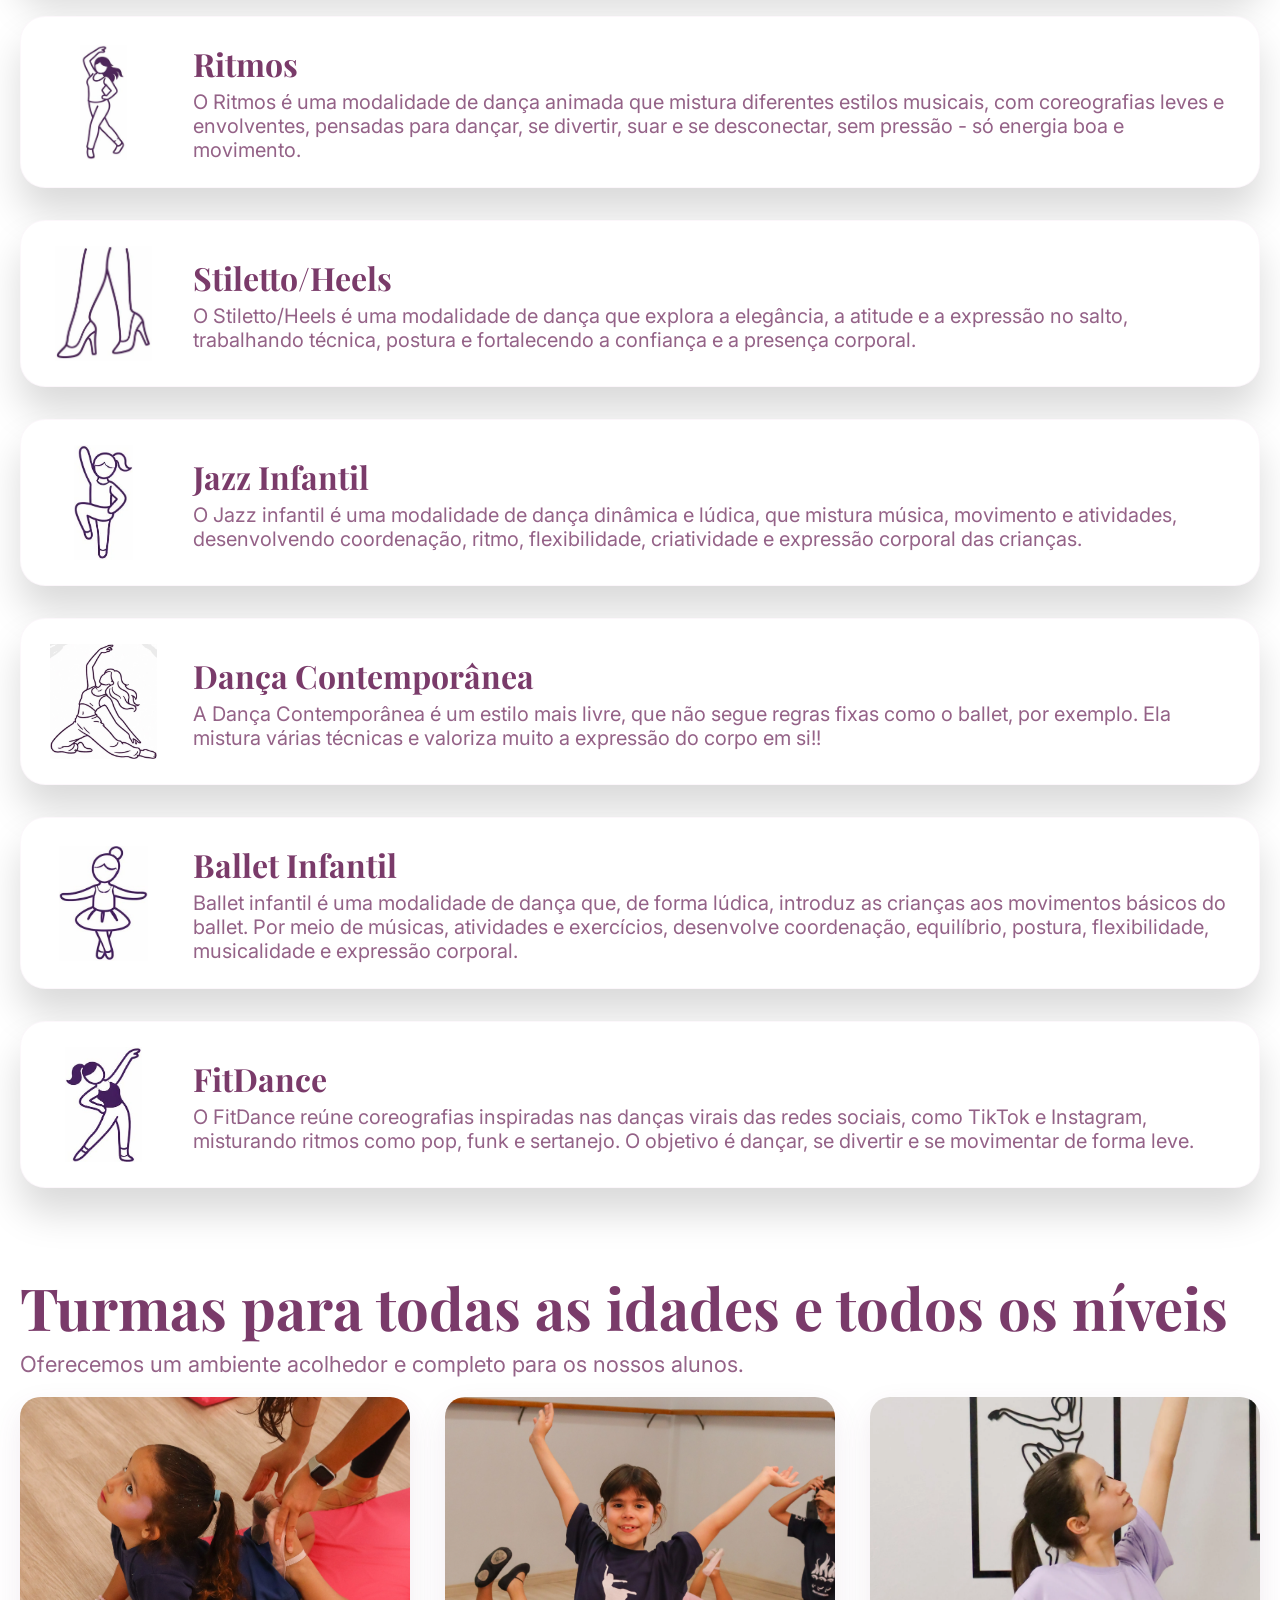
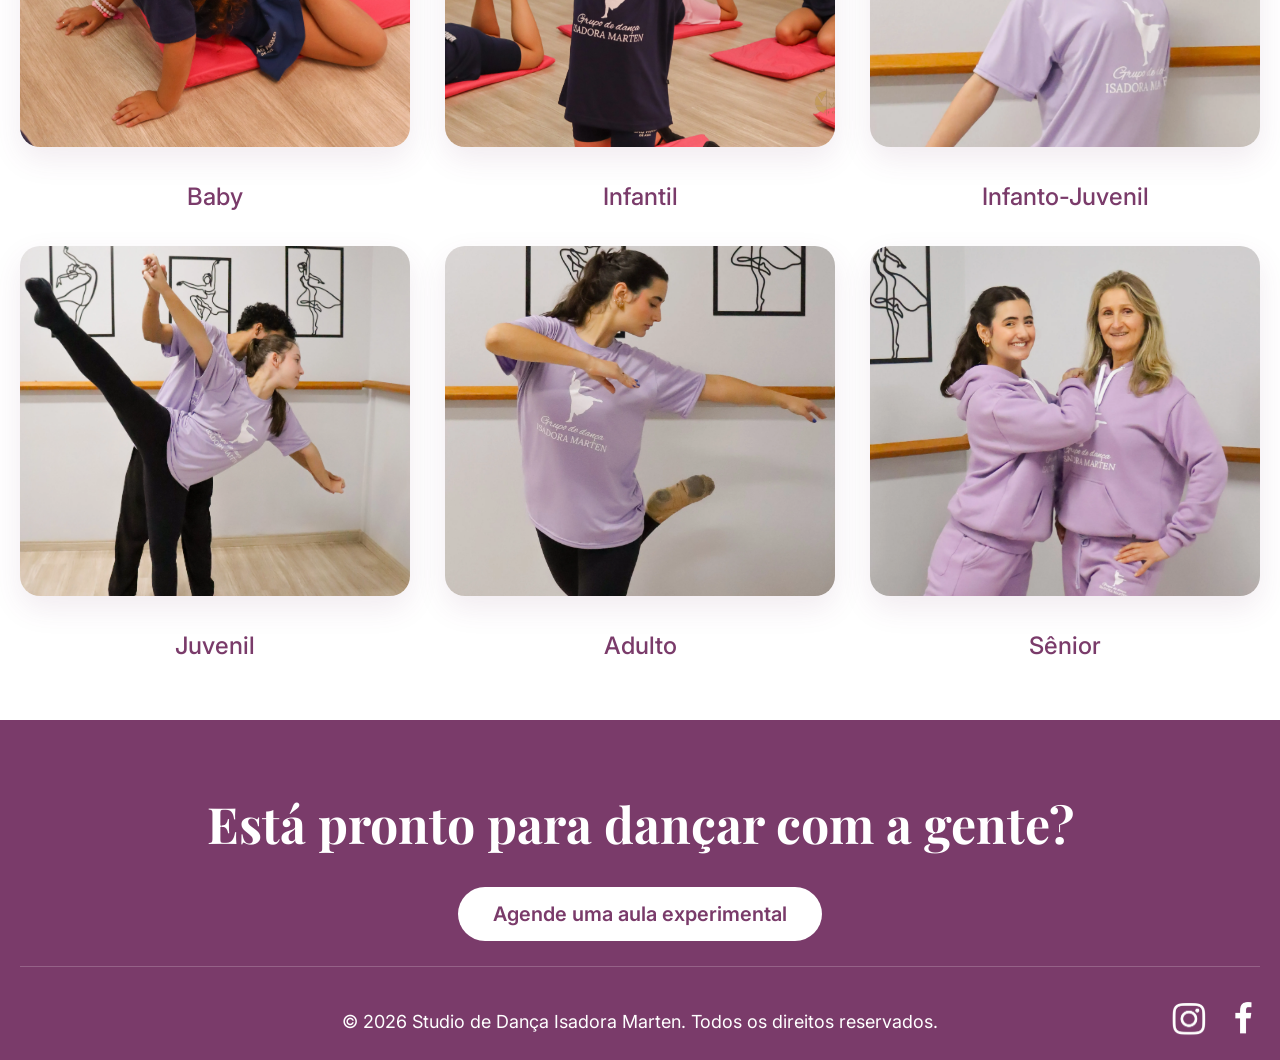
<file: modalidades/modalidades.html>
<!DOCTYPE html>
<html lang="pt-BR">
<head>
  <meta charset="UTF-8" />
  <meta name="viewport" content="width=device-width, initial-scale=1.0"/>
  <title>Modalidades de Dança em Pelotas | Studio Isadora Marten</title>

  <meta name="description" content="Explore nossas aulas: Ballet, Jazz, Danças Urbanas, Teatro, Jazz Funk e mais. Dança para todas as idades, do baby ao sênior.">

  <meta name="keywords" content="dança pelotas, studio de dança, ballet pelotas, jazz pelotas, danças urbanas, teatro, dança infantil">
<meta name="author" content="Studio de Dança Isadora Marten">
<link rel="canonical" href="https://www.isadoramarten.com.br/modalidades/modalidades.html">
<link rel="icon" href="/img/favicon.png">

<meta property="og:title" content="Studio de Dança Isadora Marten - Modalidades">
<meta property="og:description" content="Explore nossas aulas: Ballet, Jazz, Danças Urbanas, Teatro, Jazz Funk e mais. Dança para todas as idades, do baby ao sênior.">
<meta property="og:image" content="https://www.isadoramarten.com.br/img/preview.jpg">
<meta property="og:url" content="https://www.isadoramarten.com.br/modalidades/modalidades.html">
<meta property="og:type" content="website">

  <link rel="stylesheet" href="modalidades.css">
  <link href="https://fonts.googleapis.com/css2?family=Playfair+Display:wght@400;600&family=Inter:wght@300;400;500&display=swap" rel="stylesheet">
</head>
<body>

<div class="page">

  <header class="footer-top">
    <div class="footer-container">
      <div class="footer-logo">
        <img src="/img/Logo Studio2.webp" alt="Studio de Dança" loading="lazy">
      </div>
      <nav class="nav footer-nav">
        <a href="/index.html">Home</a>
        <a href="/sobre/sobre.html">Sobre</a>
        <a href="/modalidades/modalidades.html" class="active">Modalidades</a>
        <a href="/equipe/equipe.html">Equipe</a>
        <a href="/galeria/galeria.html">Galeria</a>
        <a href="/agenda/agenda.html">Agenda</a>
        <a href="/outros/outros.html">Outros</a>
      </nav>
    </div>
  </header>

  <main>

  <section class="hero">
    <div class="container">
      <div class="hero-text">
        <h1>Modalidades</h1>
        <p>Estilos e modalidades para todas as idades e níveis técnicos</p>
      </div>
    </div>
  </section>

<section class="historia-full">
  <div class="container">
    <h2 class="titulo-historia">Modalidades</h2>
    
    <div class="historia-grid">
      <div class="historia-img-container">
        <img src="/img/WhatsApp Image 2026-04-12 at 17.32.10.webp" alt="Bailarinas na barra" class="foto-historia" loading="lazy">
      </div>

      <div class="historia-texto">
        <p class="destaque-maior">
          Conheça as nossas modalidades e encontre a que mais combina com você
        </p>

        <p class="texto-descricao">
        No Studio de Dança Isadora Marten, oferecemos uma variedade de modalidades pensadas para todas as idades e níveis técnicos, respeitando o tempo e a individualidade de cada aluno. Nossas aulas contemplam diferentes estilos e vivências na dança e nas artes, promovendo o desenvolvimento artístico, a expressão corporal e o prazer pelo movimento. Buscamos proporcionar experiências que incentivem a descoberta, o aprendizado e a conexão com a dança e a arte de forma leve e significativa.
        </p>

        <a href="/agenda/agenda.html" class="btn-suave">
          Confira a programação <span>&gt;</span>
        </a>
      </div>
    </div>
  </div>
</section>

<section class="section modalidade-layout-novo">
  <div class="container flex-main">
    
    <div class="coluna-cards">
      <h2 class="about-title">Modalidades</h2>
      
      <div class="card-horizontal">
        <div class="card-content-left">
          <img src="/img/Jazz Juvenil.webp" alt="Ritmos" class="card-icon-small" loading="lazy">
          <div class="texts">
            <h3>Jazz Juvenil</h3>
            <p>O jazz juvenil é uma modalidade de dança que aprofunda a técnica do jazz, com mais consciência corporal, força e interpretação, incentivando autonomia, presença cênica e estilo próprio.</p>
          </div>
        </div>
      </div>

      <div class="card-horizontal">
        <div class="card-content-left">
          <img src="/img/Ballet.webp" alt="Ritmos" class="card-icon-small" loading="lazy">
          <div class="texts">
            <h3>Ballet</h3>
            <p>O Ballet é uma modalidade de dança que desenvolve postura, coordenação,  força e consciência corporal, a partir dos fundamentos próprios do ballet, estimulando disciplina, concentração e organização corporal.</p>
          </div>
        </div>
      </div>

      <div class="card-horizontal">
        <div class="card-content-left">
          <img src="/img/Teatro.webp" alt="Ritmos" class="card-icon-small" loading="lazy">
          <div class="texts">
            <h3>Teatro</h3>
            <p>O Teatro é uma modalidade que desenvolve expressão, criatividade e comunicação, trabalhando corpo, voz e imaginação, estimulando confiança, escuta e presença cênica.</p>
          </div>
        </div>
      </div>

      <div class="card-horizontal">
        <div class="card-content-left">
          <img src="/img/Danças Urbanas.webp" alt="Ritmos" class="card-icon-small" loading="lazy">
          <div class="texts">
            <h3>Danças Urbanas</h3>
            <p>O Hip Hop é uma modalidade de dança que trabalha movimentos marcados, ritmo e consciência corporal, valorizando a musicalidade, a expressão individual e a vivência do corpo na dança.</p>
          </div>
        </div>
      </div>

      <div class="card-horizontal">
        <div class="card-content-left">
          <img src="/img/Jazz Infanto.webp" alt="Ritmos" class="card-icon-small" loading="lazy">
          <div class="texts">
            <h3>Jazz Infanto</h3>
            <p>O Jazz infanto-juvenil é uma modalidade de dança que trabalha técnica e musicalidade, estimulando coordenação, expressão artística e confiança na transição da infância para a adolescência.</p>
          </div>
        </div>
      </div>

      <div class="card-horizontal">
        <div class="card-content-left">
          <img src="/img/Jazz Adulto.webp" alt="Ritmos" class="card-icon-small" loading="lazy">
          <div class="texts">
            <h3>Jazz Adulto</h3>
            <p>O Jazz adulto é uma modalidade de dança que une técnica e expressão artística, estimulando movimento, musicalidade e prazer em dançar, respeitando o ritmo e a vivência de cada aluno.</p>
          </div>
        </div>
      </div>

      <div class="card-horizontal">
        <div class="card-content-left">
          <img src="/img/Jazz Funk.webp" alt="Ritmos" class="card-icon-small" loading="lazy">
          <div class="texts">
            <h3>Jazz Funk</h3>
            <p>O jazz Funk é uma modalidade de dança, uma vertente do Jazz que mistura um pouco de tudo: Jazz, Danças Urbanas e muita atitude. Usa músicas atuais, coreografias dinâmicas e cheias de estilo, para dançar, se soltar e curtir o movimento.</p>
          </div>
        </div>
      </div>

      <div class="card-horizontal">
        <div class="card-content-left">
          <img src="/img/Ritmos.webp" alt="Ritmos" class="card-icon-small" loading="lazy">
          <div class="texts">
            <h3>Ritmos</h3>
            <p>O Ritmos é uma modalidade de dança animada que mistura diferentes estilos musicais, com coreografias leves e envolventes, pensadas para dançar, se divertir, suar e se desconectar, sem pressão - só energia boa e movimento.</p>
          </div>
        </div>
      </div>

      <div class="card-horizontal">
        <div class="card-content-left">
          <img src="/img/Stilleto.webp" alt="Jazz" class="card-icon-small" loading="lazy">
          <div class="texts">
            <h3>Stiletto/Heels</h3>
            <p>O Stiletto/Heels é uma modalidade de dança que explora a elegância, a atitude e a expressão no salto, trabalhando técnica, postura e fortalecendo a confiança e a presença corporal.</p>
          </div>
        </div>
      </div>

      <div class="card-horizontal">
        <div class="card-content-left">
          <img src="/img/Jazz Infantil.webp" alt="Dança Infantil" class="card-icon-small" loading="lazy">
          <div class="texts">
            <h3>Jazz Infantil</h3>
            <p>O Jazz infantil é uma modalidade de dança dinâmica e lúdica, que mistura música, movimento e atividades, desenvolvendo coordenação, ritmo, flexibilidade, criatividade e expressão corporal das crianças.</p>
          </div>
        </div>
      </div>

      <div class="card-horizontal">
        <div class="card-content-left">
          <img src="/img/dancacontemporanea.webp" alt="Dança Infantil" class="card-icon-small" loading="lazy">
          <div class="texts">
            <h3>Dança Contemporânea</h3>
            <p>A Dança Contemporânea é um estilo mais livre, que não segue regras fixas como o ballet, por exemplo. Ela mistura várias técnicas e valoriza muito a expressão do corpo em si!!</p>
          </div>
        </div>
      </div>

      <div class="card-horizontal">
        <div class="card-content-left">
          <img src="/img/BalletInfantil.webp" alt="Dança Infantil" class="card-icon-small" loading="lazy">
          <div class="texts">
            <h3>Ballet Infantil</h3>
            <p>Ballet infantil é uma modalidade de dança que, de forma lúdica, introduz as crianças aos movimentos básicos do ballet. Por meio de músicas, atividades e exercícios, desenvolve coordenação, equilíbrio, postura, flexibilidade, musicalidade e expressão corporal.</p>
          </div>
        </div>
      </div>

      <div class="card-horizontal">
        <div class="card-content-left">
          <img src="/img/Fitdance.webp" alt="Dança Infantil" class="card-icon-small" loading="lazy">
          <div class="texts">
            <h3>FitDance</h3>
            <p>O FitDance reúne coreografias inspiradas nas danças virais das redes sociais, como TikTok e Instagram, misturando ritmos como pop, funk e sertanejo. O objetivo é dançar, se divertir e se movimentar de forma leve.</p>
          </div>
        </div>
      </div>

    </div>
  </div>
</section>
  
<section class="estrutura-full">
  <div class="container">
    <h2 class="titulo-sessao-grande">Turmas para todas as idades e todos os níveis</h2>
    <p class="sub-texto-vazado">Oferecemos um ambiente acolhedor e completo para os nossos alunos.</p>

    <div class="estrutura-grid-nova">
      
      <div class="estrutura-card-novo">
        <div class="img-wrapper">
          <img src="/img/imgbaby.webp" alt="Turma Baby" loading="lazy">
        </div>
        <span>Baby</span>
      </div>

      <div class="estrutura-card-novo">
        <div class="img-wrapper">
          <img src="/img/imginfantil.webp" alt="Turma Infantil" loading="lazy">
        </div>
        <span>⁠Infantil</span>
      </div>

      <div class="estrutura-card-novo">
        <div class="img-wrapper">
          <img src="/img/imginfanto.webp" alt="Turma Infanto-Juvenil" loading="lazy">
        </div>
        <span>⁠Infanto-Juvenil</span>
      </div>

      <div class="estrutura-card-novo">
        <div class="img-wrapper">
          <img src="/img/imgjuvenil.webp" alt="Turma Juvenil" loading="lazy">
        </div>
        <span>⁠Juvenil</span>
      </div>

      <div class="estrutura-card-novo">
        <div class="img-wrapper">
          <img src="/img/imgadulto.webp" alt="Turma Adulto" loading="lazy">
        </div>
        <span>⁠Adulto</span>
      </div>

      <div class="estrutura-card-novo">
        <div class="img-wrapper">
          <img src="/img/imgsenior.webp" alt="Turma Sênior" loading="lazy">
        </div>
        <span>⁠Sênior</span>
      </div>

    </div> </div>
</section> </main>

<footer class="footer-integrado">
    <div class="container">
      <div class="cta-interna">
        <h2 class="titulo-cta">Está pronto para dançar com a gente?</h2>
        <a href="https://wa.me/message/OHSK2QDZEW2VO1" target="_blank" class="btn-experimental">
          Agende uma aula experimental
        </a>
      </div>

      <hr class="linha-divisora">

      <div class="footer-bottom">
        <p>&copy; <span id="ano-atual"></span> Studio de Dança Isadora Marten. Todos os direitos reservados.</p>
        <div class="social-icons">
          <a href="https://www.instagram.com/isadoramarten_?igsh=NjA0YW43OXR4Mjh3&utm_source=qr" aria-label="Instagram"><img src="/img/instagram.webp" alt="Instagram" loading="lazy"></a>
          <a href="https://www.facebook.com/share/1CkZpKYzbx/?mibextid=wwXIfr" aria-label="Facebook"><img src="/img/facebook.webp" alt="Facebook" loading="lazy"></a>
        </div>
      </div>
    </div>
    </main>
  </footer>
</div> <script src="modalidades.js"></script>
</body>
</html>
</file>
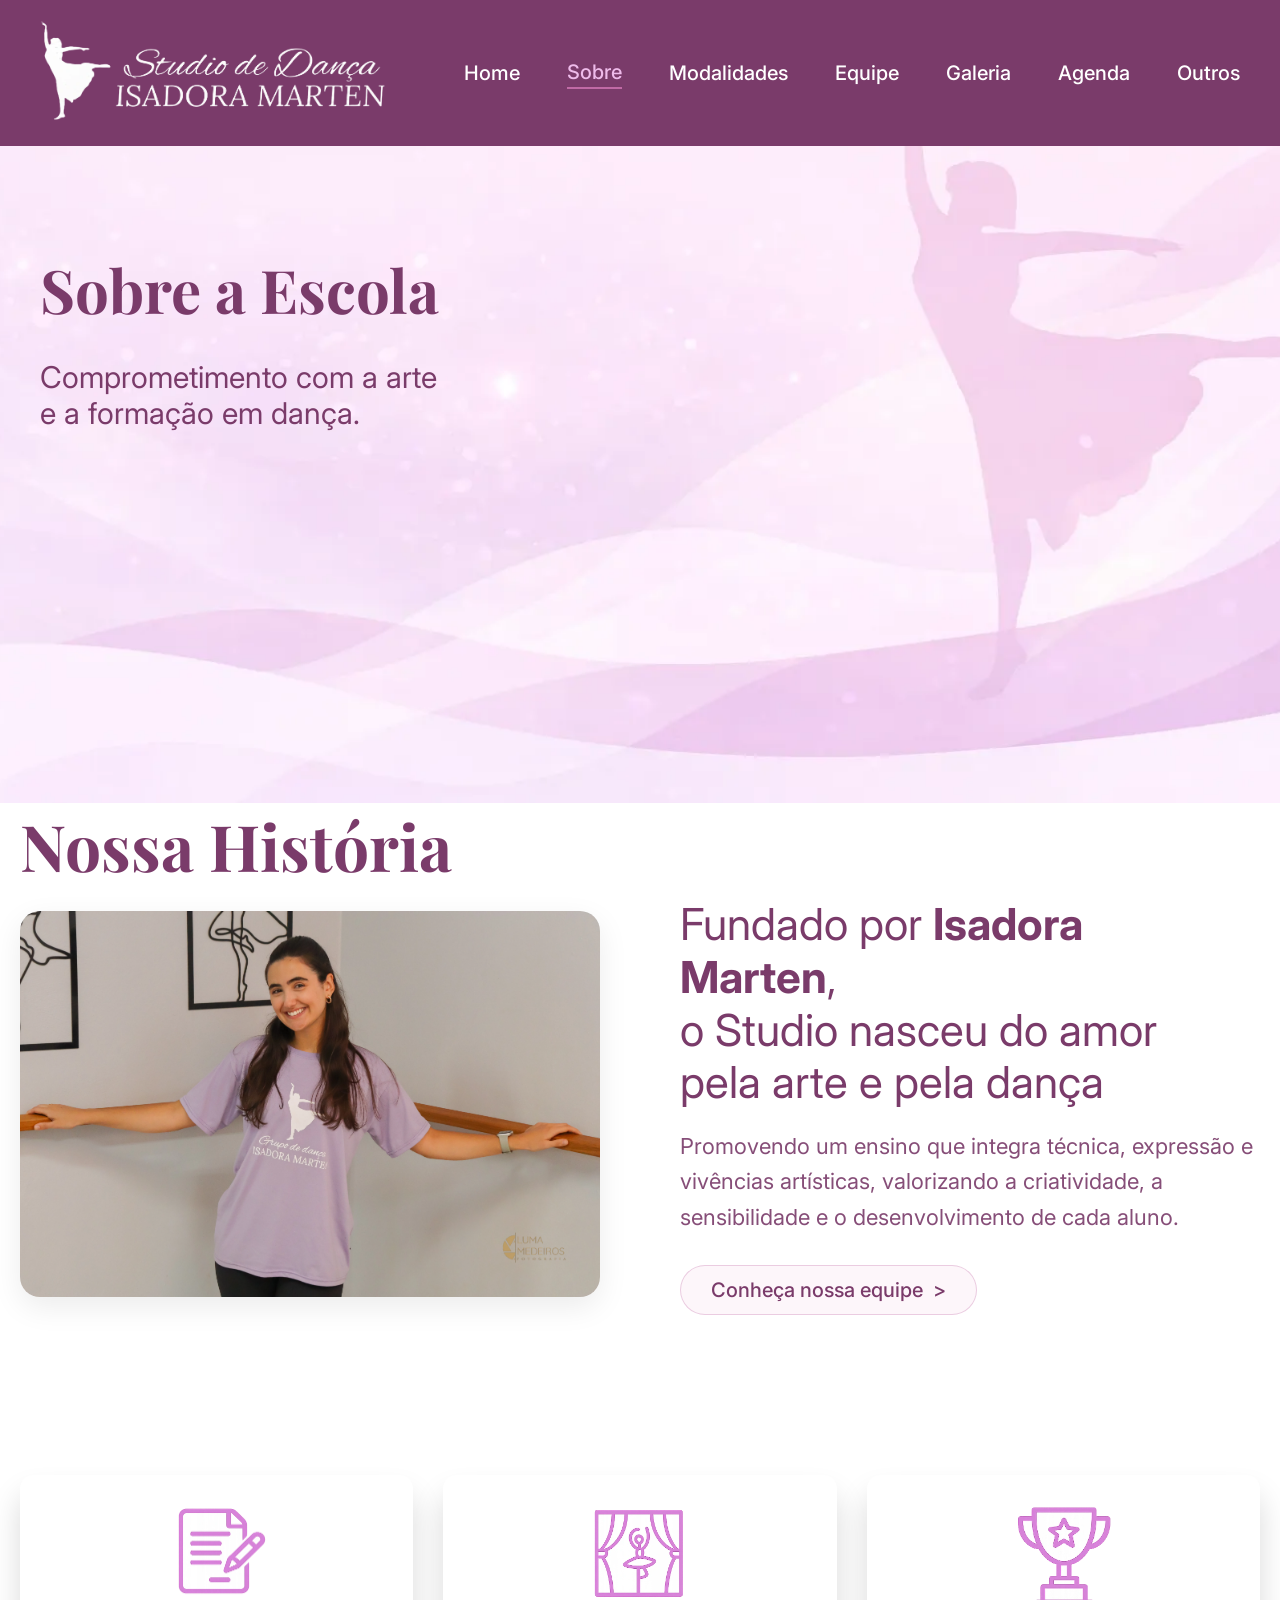
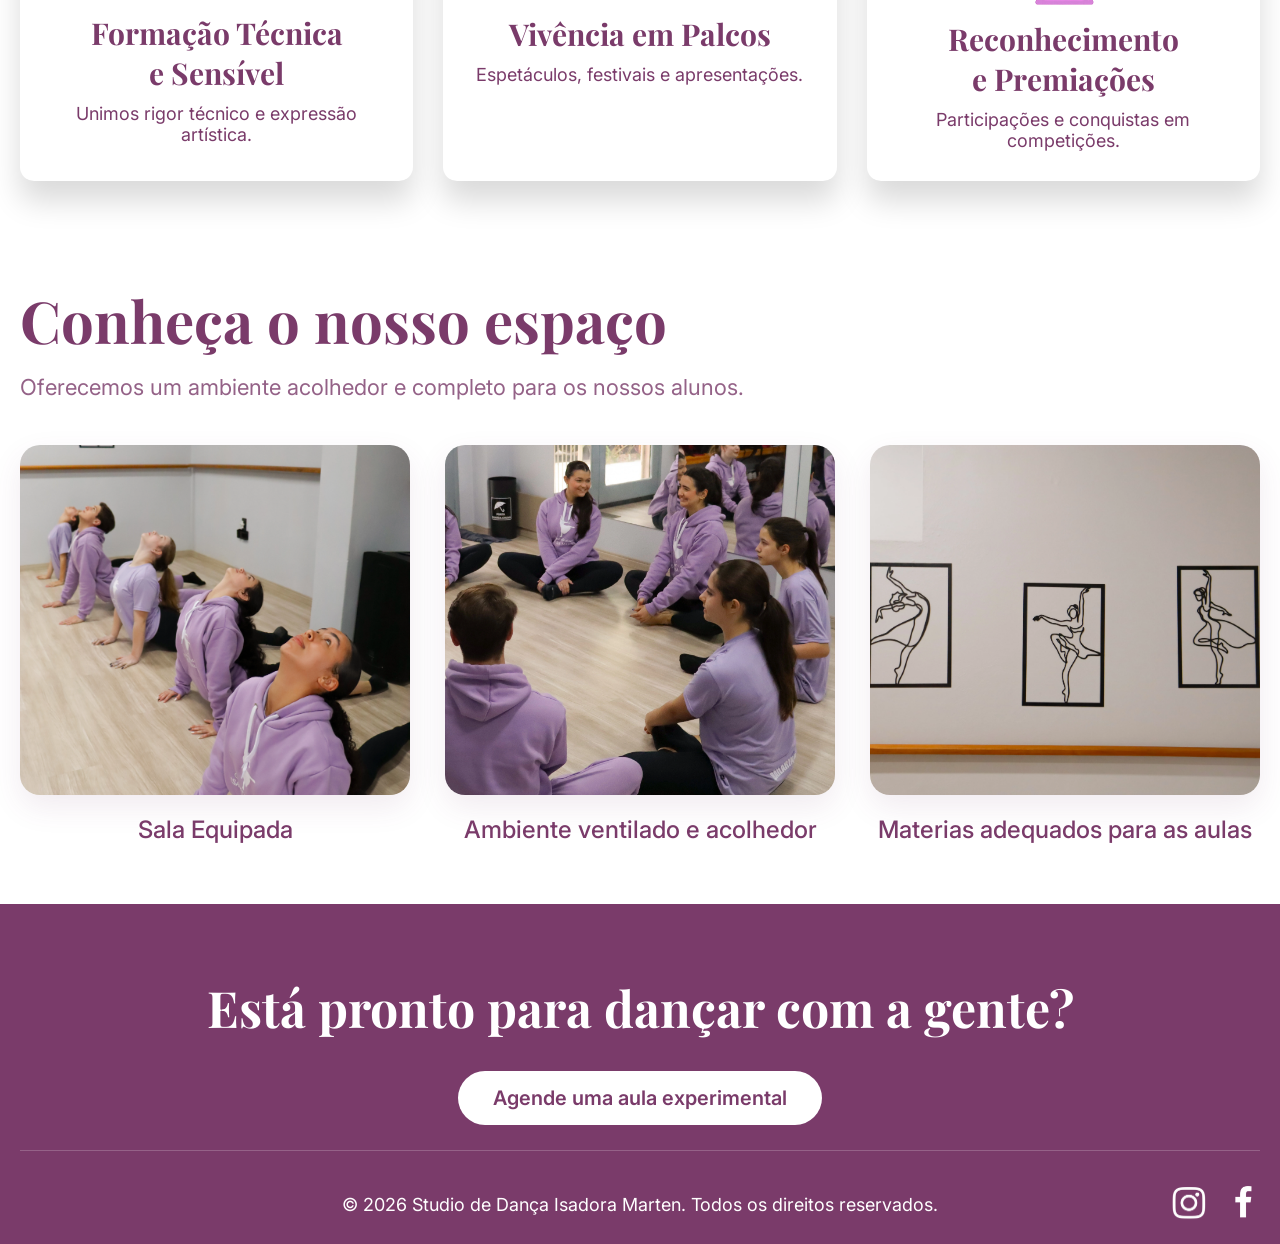
<file: sobre/sobre.html>
<!DOCTYPE html>
<html lang="pt-BR">
<head>
  <meta charset="UTF-8" />
  <meta name="viewport" content="width=device-width, initial-scale=1.0"/>
  <title>Sobre a Escola | Studio de Dança Isadora Marten</title>
  
<meta name="description" content="Conheça a trajetória de Isadora Marten e o propósito do nosso Studio. Um espaço de acolhimento, arte e educação pelo movimento em Pelotas.">

  <meta name="keywords" content="dança pelotas, studio de dança, ballet pelotas, jazz pelotas, danças urbanas, teatro, dança infantil">
<meta name="author" content="Studio de Dança Isadora Marten">
<link rel="canonical" href="https://www.isadoramarten.com.br">
<link rel="icon" href="/img/favicon.png">

<meta property="og:title" content="Studio de Dança Isadora Marten - Sobre">
<meta property="og:description" content="Conheça a trajetória de Isadora Marten e o propósito do nosso Studio. Um espaço de acolhimento, arte e educação pelo movimento em Pelotas.">
<meta property="og:image" content="https://www.isadoramarten.com.br/img/preview.jpg">
<meta property="og:url" content="https://www.isadoramarten.com.br/sobre/sobre.html">
<meta property="og:type" content="website">

  <link rel="stylesheet" href="sobre.css">
  <link href="https://fonts.googleapis.com/css2?family=Playfair+Display:wght@400;600&family=Inter:wght@300;400;500&display=swap" rel="stylesheet">
 
</head>
<body>

<div class="page">

  <!-- HEADER / NAV -->
  <header class="footer-top">
    <div class="footer-container">
      <div class="footer-logo">
        <img src="/img/Logo Studio2.webp" alt="Studio de Dança" loading="lazy">
      </div>
      <nav class="nav footer-nav">
        <a href="/index.html">Home</a>
        <a href="/sobre/sobre.html" class="active">Sobre</a>
        <a href="/modalidades/modalidades.html">Modalidades</a>
        <a href="/equipe/equipe.html">Equipe</a>
        <a href="/galeria/galeria.html">Galeria</a>
        <a href="/agenda/agenda.html">Agenda</a>
        <a href="/outros/outros.html">Outros</a>
      </nav>
    </div>
  </header>

  <section class="hero">
    <div class="container">
      <div class="hero-text">
        <h1>Sobre a Escola</h1>
        <p>Comprometimento com a arte<br>e a formação em dança.</p>
      </div>
    </div>
  </section>

<section class="historia-full">
  <div class="container">
    <h2 class="titulo-historia">Nossa História</h2>
    
    <div class="historia-grid">
      <div class="historia-img-container">
        <img src="/img/IMG_9485.webp" alt="Bailarinas na barra" class="foto-historia" loading="lazy">
      </div>

      <div class="historia-texto">
        <p class="destaque-maior">
          Fundado por <strong>Isadora Marten</strong>,<br>
          o Studio nasceu do amor pela arte e pela dança
        </p>

        <p class="texto-descricao">
          Promovendo um ensino que integra técnica, expressão e vivências
           artísticas, valorizando a criatividade, a sensibilidade e o 
           desenvolvimento de cada aluno.
        </p>

        <a href="/equipe/equipe.html" class="btn-suave">
          Conheça nossa equipe <span>&gt;</span>
        </a>
      </div>
    </div>
  </div>
</section>
<section class="section soft-bg">
    <div class="container">

      <div class="cards">
        <div class="card">
          <img src="/img/papel.webp" alt="Jazz" class="card-icon" loading="lazy">
          <h3>Formação Técnica<br>e Sensível</h3>
          <p>Unimos rigor técnico e expressão artística.</p>
        </div>

        <div class="card">
  <img src="/img/espetaculo.webp" alt="Jazz" class="card-icon" loading="lazy">

  <h3>Vivência em Palcos</h3>
  <p>Espetáculos, festivais e apresentações.</p>
</div>

        <div class="card">
          <img src="/img/trofeu.webp" alt="Jazz" class="card-icon" loading="lazy">
          <h3>Reconhecimento<br>e Premiações</h3>
          <p>Participações e conquistas em competições.</p>
        </div>
      </div>
    </div>
  </section>
  
<section class="estrutura-full">
  <div class="container">
    <h2 class="titulo-sessao-grande">Conheça o nosso espaço</h2>
    <p class="sub-texto-vazado">Oferecemos um ambiente acolhedor e completo para os nossos alunos.</p>

    <div class="estrutura-grid-nova">
      <div class="estrutura-card-novo">
        <div class="img-wrapper">
          <img src="/img/img1.webp" alt="Salas amplas" loading="lazy">
        </div>
        <span>Sala Equipada</span>
      </div>

      <div class="estrutura-card-novo">
        <div class="img-wrapper">
          <img src="/img/img22.webp" alt="Piso flutuante" loading="lazy">
        </div>
        <span>Ambiente ventilado e acolhedor</span>
      </div>

      <div class="estrutura-card-novo">
        <div class="img-wrapper">
          <img src="/img/img3.webp" alt="Vestiários" loading="lazy">
        </div>
        <span>Materias adequados para as aulas</span>
      </div>
    </div>
  </div>
</section>

<footer class="footer-integrado">
    <div class="container">
      <div class="cta-interna">
        <h2 class="titulo-cta">Está pronto para dançar com a gente?</h2>
        <a href="https://wa.me/message/OHSK2QDZEW2VO1" target="_blank" class="btn-experimental">
          Agende uma aula experimental
        </a>
      </div>

      <hr class="linha-divisora">

      <div class="footer-bottom">
        <p>&copy; <span id="ano-atual"></span> Studio de Dança Isadora Marten. Todos os direitos reservados.</p>
        <div class="social-icons">
          <a href="https://www.instagram.com/isadoramarten_?igsh=NjA0YW43OXR4Mjh3&utm_source=qr" aria-label="Instagram"><img src="/img/instagram.webp" alt="Instagram" loading="lazy"></a>
          <a href="https://www.facebook.com/share/1CkZpKYzbx/?mibextid=wwXIfr" aria-label="Facebook"><img src="/img/facebook.webp" alt="Facebook" loading="lazy"></a>
        </div>
      </div>
    </div>
  </footer>
  <script src="sobre.js"></script>
  </body>
</html>
</file>
<file: index/style.css>
:root {
  --rosa: #c06aa5;
  --rosa-claro: #f6e9f2;
  --texto: #7a3b6a;
}

html {
  font-size: 125%;
}

/* RESET */
* {
  margin: 0;
  padding: 0;
  box-sizing: border-box;
}

/* FUNDO GLOBAL */
body {
    font-family: 'Inter', sans-serif;
    /* O gradiente agora só aparece nas laterais */
    background: linear-gradient(90deg, #894589 0%, #eebbea 20%, #eebbea 80%, #894589 100%);
    background-attachment: fixed;
    color: var(--texto);
    margin: 0;
    padding: 0;
}

/* O MIOLO DO SITE (Os 1200px centrais) */
.page {
    background-color: #ffffff; 
    /* Aumente de 1200px para 1500px */
    max-width: 1500px; 
    margin: 0 auto;
    overflow-x: hidden;
    position: relative;
    box-shadow: 0 0 100px rgba(122, 59, 106, 0.1); 
}

/* TIPOGRAFIA */
h1, h2, h3, h4 {
  font-family: 'Playfair Display', serif;
  color: var(--texto);
}

/* CONTAINER */
.container {
  /* Aumente de 1100px para 1375px (ou 1400px para arredondar) */
  max-width: 1400px; 
  margin: 0 auto;
  padding: 0px 20px;
  box-shadow: 20px 0 50px -20px rgba(192, 106, 165, 0.05), 
               -20px 0 50px -20px rgba(192, 106, 165, 0.05);
}
.about-title {
   font-size: 2.4rem;
  margin-bottom: 24px;
  font-weight: 500;
}

.about-text {
    max-width: 1300px;
    line-height: 1.6;
    margin: 0; /* Remove o centralizado e joga para a esquerda */
    text-align: left; /* Garante o alinhamento à esquerda */
}
.about-link {
  display: inline-block;
  margin-top: 20px;

  color: var(--rosa);
  text-decoration: none;
  font-weight: 500;

  position: relative;
  padding-bottom: 6px;
}

.about-link::after {
  content: "";
  position: absolute;
  left: 0;
  bottom: 0;

  width: 0%;
  height: 2px;
  background-color: currentColor;

  transition: width 0.3s ease;
}

.about-link:hover::after {
  width: 100%;
}

/* NAV */
.nav a {
  text-decoration: none;
  color: var(--rosa);
  margin-left: 1.2rem;
}

.nav a.active {
  color: var(--rosa);
}

/* FOOTER TOP */
.footer-top {
    display: block !important;
    background-color: #7a3b6a; /* Cor suave de fundo */
    border-bottom: 1px solid rgba(122, 59, 106, 0.1);
    padding: 20px 0;
}

/* Procure a classe .footer-container e mude apenas o max-width */
.footer-container {
    max-width: 1400px; /* Alinhado com o container principal */
    margin: 0 auto;
    display: flex;
    justify-content: space-between;
    align-items: center;
    padding: 0px 40px; /* Aumentei um pouco o respiro lateral */
}

.footer-logo img {
  max-height: 100px;
}

.footer-nav {
    display: flex;
    align-items: center;
    gap: 23px;
    height: 80px;
}

.footer-nav a {
    text-decoration: none;
    color: #ffffff;
    font-weight: 500;
    font-size: 1rem;
    transition: 0.3s;
    line-height: 1;
    padding: 5px 0;
}

.footer-nav a:hover,
.footer-nav a.active {
    color: #eebbea;
}

.footer-nav a.active {
    border-bottom: 2px solid var(--rosa);
    padding-bottom: 5px;
}

.footer-nav a::after {
  content: "";
  position: absolute;
  left: 0;
  bottom: 0;
  width: 0%;
  height: 2px;
  background: currentColor;
}

.footer-nav a.active::after {
  width: 100%;
}

/* HERO */
/* HERO */
.hero {
    min-height: 73vh;
    display: flex;
    align-items: center;
    background: linear-gradient(90deg, #ffffff 50%, #fdf6fa 100%); 
    background-image: url("/img/bailarina-bg.webp");
    background-repeat: no-repeat;
    background-size: 1500px; /* Mantém o tamanho padrão fixo */
    background-position: center right; /* Corrigido: igual à Equipe */
}

.hero-text {
    max-width: 650px; 
    margin-right: 775px;
    margin-left: 20px; /* Adicionado para alinhar perfeitamente */
    transform: translateY(-80px); /* Corrigido: mesma altura de subida da Equipe */
}

.hero-text h1 {
  font-size: 2.4rem;
  margin-bottom: 1.5rem;
}

/* BOTÕES */

  .btn-experimental {
    display: inline-block;
    background-color: var(--rosa);
    color: #ffffff;
    padding: 15px 35px;
    border-radius: 50px;
    text-decoration: none;
    font-weight: 400;
    transition: 0.3s;
    border: none;
    cursor: pointer;
}

.footer-right .btn-experimental {
    background-color: var(--rosa); /* Na home o footer é branco, então o botão é rosa */
}


.btn-experimental:hover {
    transform: translateY(-3px);
    opacity: 0.9;
}

/* SEÇÕES */
.section {
  width: 100vw;
  position: relative;
  left: 50%;
  right: 50%;
  margin-left: -50vw;
  margin-right: -50vw;
  background-color: #ffffff; /* ISSO faz o "Sobre" e outros reaparecerem */
  padding: 60px 0;
}
.section-sobre {
  background-color: #fcf6fa; /* Um rosa muito sutil */
  width: 100%; /* Isso faz a cor ocupar a tela toda */
  padding: 80px 0;
}
.decoracao-lateral {
  position: absolute;
  left: -50px; /* Joga parte da imagem para fora da área central */
  opacity: 0.5;
  z-index: -1;
}

.section-dynamic {
  position: relative;
  background: linear-gradient(90deg, #ffffff 0%, #fef9fc 50%, #ffffff 100%);
  padding: 100px 0;
  overflow: hidden; /* Garante que elementos decorativos não criem barra de rolagem */
}

/* Um detalhe decorativo que quebra o visual reto */
.section-dynamic::before {
  content: "";
  position: absolute;
  width: 300px;
  height: 300px;
  background: var(--rosa-claro);
  border-radius: 50%;
  top: -150px;
  right: -100px;
  filter: blur(80px); /* Cria uma mancha de cor suave na borda */
  z-index: 0;
}
.section:first-of-type {
  padding-top: 1.5rem;
}

.soft-bg {
  background-color: var(--rosa-claro); /* Ou a cor que você desejar */
  width: 100vw;
  position: relative;
  left: 50%;
  right: 50%;
  margin-left: -50vw;
  margin-right: -50vw;
  padding: 60px 0;
}

/* Garante que o conteúdo dentro da seção continue centralizado */
.soft-bg .container {
    max-width: 1400px; /* Antes estava 1100px */
    margin: 0 auto;
}

/* CARDS */
.cards {
    display: grid;
    grid-template-columns: repeat(auto-fit, minmax(260px, 1fr)); 
    gap: 1.5rem;
    margin-top: 2rem;
    text-align: center;
}

.card {
  background: #ffffff !important;
  padding: 1.5rem;
  border-radius: 14px;
  
  /* Sombra forte e nítida (Preta para teste, depois ajuste para o roxo) */
  box-shadow: 0 10px 30px rgba(0, 0, 0, 0.15) !important;
  
  /* ISSO É O QUE FAZ A SOMBRA APARECER: */
  position: relative; 
  z-index: 10;
  display: block;
  transition: all 0.3s ease;
}

/* Efeito de flutuar ao passar o mouse */
.card:hover {
  transform: translateY(-8px);
  box-shadow: 0 20px 40px rgba(122, 59, 106, 0.25) !important;
}

.card h3 {
    font-size: 1.4rem; /* Reduzi levemente de 1.5 para 1.4 para caber melhor */
    margin-bottom: 10px;
    margin-top: 12px;
    text-align: center;
    word-wrap: break-word; /* Força a quebra se a palavra for gigante */
    line-height: 1.2;
}

.card p {
  margin-top: 0;
  font-size: 0.9rem;
  text-align: center;
}
.card-icon {
  width: 100px;
  height: 100px; /* Trava a altura para todas ficarem exatamente com o mesmo tamanho */
  object-fit: contain; /* Faz a imagem caber no quadrado de 100x100 sem distorcer ou cortar */
  margin: 0 auto 12px;
  display: block;
}



.icon {
  width: 50px;
  height: 50px;
  background: var(--rosa-claro);
  border-radius: 50%;
  margin-bottom: 1rem;
}

.image-card {
  height: 160px;
  background: linear-gradient(135deg, #e8c0db, #f6e9f2);
}

/* FOOTER FINAL */
.footer-bottom-home {
    padding: 80px 0 20px 0;
    background-color: #7a3b6a;/*#7a3b6a*/
}

.footer-grid {
    display: grid;
    grid-template-columns: 1fr 1fr;
    gap: 40px;
}

/* COLUNA DA ESQUERDA (Logo, Redes, Contatos) */
.footer-left .social-icons {
    justify-content: center;
    margin: 20px 0;
}

.footer-left .social-icons a[aria-label="Facebook"] {
    transform: translateY(-1.5px); /* Nivelamento óptico que fizemos */
}

.footer-left {
    display: flex;
    flex-direction: column;
    align-items: center; /* Centraliza horizontalmente todos os filhos */
    text-align: center;
    width: 100%;
}
.logo-footer-main {
    width: 100%;
    display: flex;
    justify-content: center; /* Garante que a div da logo centralize o conteúdo */
    margin-bottom: 20px;
}

.logo-footer-main img {
    max-width: 350px; /* Ajuste para o tamanho que você preferir */
    height: auto;
    display: block; /* Remove espaços fantasmas embaixo da imagem */
}

.social-icons {
  display: flex;
  justify-content: center;
  align-items: center;
  gap: 15px;
  margin-bottom: 15px;
}

.social-icons img {
  width: 34px; /* Tamanho fixo para não desalinharem */
  height: 34px;
  object-fit: contain;
}

.contact-info {
  display: flex;
  flex-direction: column;
  gap: 8px;
}

.info-item {
  display: flex;
  align-items: center;
  justify-content: center;
  gap: 8px;
  font-size: 0.95rem;
  color: #ffffff;
}

.info-item img {
  width: 20px;
  height: auto;
}

/* COLUNA DA DIREITA (Eventos) */
.footer-right {
  display: flex;
  flex-direction: column;
  align-items: flex-start; /* Alinha o texto à esquerda nesta coluna */
}

.footer-right .about-title {
  font-size: 2.2rem;
  margin-bottom: 20px;
  text-align: left;
  color: #ffffff
}

.event-text {
  margin-bottom: 25px;
  font-size: 1.1rem;
  color: #ffffff
}

@media (max-width: 1024px) {
  .hero {
    background-position: center right;
    background-size: cover;
    min-height: 50vh;
    padding: 80px 0;
  }
  .hero-text {
    margin-right: 0;
    transform: none;
    max-width: 100%;
    text-align: center;
    padding: 0 20px;
  }
  .hero-text h1 { font-size: 2.5rem; }
  .hero-text p { font-size: 1.2rem; }
}

@media (max-width: 768px) {
    /* Header e Navegação Padronizados (Ref: Equipe) */
    .footer-container { flex-direction: column; gap: 20px; padding: 20px; text-align: center; }
    .footer-nav { flex-wrap: wrap; justify-content: center; height: auto; gap: 15px; }
    .footer-nav a { margin-left: 0; font-size: 0.95rem; }
  
    /* Hero Padronizado (Ref: Equipe) */
    .hero { 
        min-height: 350px; 
        padding: 60px 20px; 
        background-size: cover; 
        background-position: center;
        display: flex;
        flex-direction: column;
        justify-content: center;
    } 
    .hero-text { margin: 0; max-width: 100%; transform: none; text-align: center; padding: 0; }
    .hero-text h1 { font-size: 2rem; margin-bottom: 15px; }
    .hero-text p { font-size: 1rem; line-height: 1.6; }

    /* Conteúdo Específico da Home */
    .cards { grid-template-columns: 1fr; gap: 20px; }
    .footer-grid { grid-template-columns: 1fr; gap: 40px; text-align: center; }
    .footer-right { align-items: center; text-align: center; width: 100%; }
    .footer-right .about-title { text-align: center; width: 100%; }
    
    /* Footer CTA (Ref: Equipe) */
    .btn-experimental { width: 100%; max-width: 320px; }
}

@media (max-width: 480px) {
    /* Hero Padronizado (Ref: Equipe) */
    .hero-text h1 { font-size: 1.7rem; }
    .hero-text p { font-size: 0.95rem; }
    
    /* Conteúdo Específico da Home */
    .cta-button { padding: 12px 25px; font-size: 0.9rem; }
    .card-home { padding: 20px; }
    .card-home h3 { font-size: 1.3rem; }
}
</file>
<file: agenda/agenda.css>
:root {
  --rosa: #c06aa5;
  --rosa-claro: #f6e9f2;
  --texto: #7a3b6a;
}

html {
  font-size: 125%; /* Remove o zoom e aplica a escala de forma limpa e nativa */
}

/* RESET */
* {
  margin: 0;
  padding: 0;
  box-sizing: border-box;
}

/* FUNDO GLOBAL */
body {
    font-family: 'Inter', sans-serif;
    background: linear-gradient(90deg, #894589 0%, #eebbea 20%, #eebbea 80%, #894589 100%);
    background-attachment: fixed;
    color: var(--texto);
    margin: 0;
    padding: 0;
}

/* O MIOLO DO SITE (Ajustado para 1500px para manter o padrão das outras páginas) */
.page {
    background-color: #ffffff;
    max-width: 1500px;
    margin: 0 auto;
    position: relative;
    box-shadow: 0 0 100px rgba(0,0,0,0.1);
    display: flex;
    flex-direction: column;
    min-height: 100vh;
}

/* TIPOGRAFIA */
h1, h2, h3, h4 {
  font-family: 'Playfair Display', serif;
  color: var(--texto);
}

/* CONTAINER */
.container {
  max-width: 1400px;
  margin: 0 auto;
  padding: 0px 20px;
}

/* NAV */
.nav a {
  text-decoration: none;
  color: var(--rosa);
  margin-left: 1.2rem;
}

/* HEADER (Footer-Top) */
.footer-top {
    display: block !important;
    background-color: #7a3b6a;
    border-bottom: 1px solid rgba(122, 59, 106, 0.1);
    padding: 20px 0;
}

.footer-container {
    max-width: 1400px;
    margin: 0 auto;
    display: flex;
    justify-content: space-between;
    align-items: center;
    padding: 0px 40px;
}

.footer-logo img {
    max-height: 100px; /* Redimensionado proporcionalmente */
}

.footer-nav {
  display: flex;
  align-items: center;
  gap: 23px; /* Espaço entre links reajustado */
  height: 100px;
}

.footer-nav a {
    text-decoration: none;
    color: #ffffff;
    font-weight: 500;
    font-size: 1rem;
    transition: 0.3s;
    line-height: 1;
    padding: 5px 0;
}

.footer-nav a:hover, 
.footer-nav a.active {
    color: #eebbea;
}

.footer-nav a.active {
    border-bottom: 2px solid var(--rosa);
    padding-bottom: 5px;
}

/* HERO */
.hero, .agenda-secao-principal {
    background-color: transparent;
}

.hero {
    min-height: 73vh;
    display: flex;
    align-items: center;
    background: linear-gradient(90deg, #ffffff 50%, #fdf6fa 100%); 
    background-image: url("/img/bailarina-bg.webp");
    background-repeat: no-repeat;
    background-size: 1500px;
    background-position: center right;
}

.hero-text {
    max-width: 650px;
    margin-right: 775px; /* Evita que o texto encavale com a imagem de fundo */
    margin-left: 20px;
    transform: translateY(-80px);
}

.hero-text h1 {
  font-size: 3rem;
  margin-bottom: 1.5rem;
}

.hero-text p {
  font-size: 1.5rem;
  margin-bottom: 1.5rem;
}

/* SEÇÃO PRINCIPAL DA AGENDA */
.agenda-secao-principal {
    padding: 80px 0;
}

.agenda-superior {
    display: flex;
    flex-direction: column;
    align-items: center; 
    width: 100%;
    margin-bottom: 60px;
}

.agenda-eventos {
    width: 100%;
    max-width: 950px; /* Alargado ligeiramente para harmonizar no layout maior */
}

.subtitulo-agenda {
    text-align: center; 
    font-size: 2.4rem;
    margin-bottom: 40px;
}

/* CARDS DE EVENTOS */
.event-card {
    background: linear-gradient(135deg, #e2b2cd 0%, #f4f0f4 100%);
    border-radius: 24px;
    padding: 35px; /* Mais respiro interno */
    margin-bottom: 25px;
    border: 1px solid rgba(192, 106, 165, 0.15);
    box-shadow: 0 12px 35px rgba(122, 59, 106, 0.06);
    transition: transform 0.3s ease, box-shadow 0.3s ease;
}

.event-card:hover {
    transform: translateX(12px);
    box-shadow: 0 15px 40px rgba(122, 59, 106, 0.12);
}

.event-card h3 {
    color: var(--texto);
    font-size: 1.6rem;
    margin-bottom: 10px;
}

.event-date {
    display: block;
    font-weight: 500;
    color: var(--rosa);
    font-size: 1.05rem;
}

.event-local {
    display: block;
    font-style: italic;
    margin-bottom: 16px;
    opacity: 0.85;
    font-size: 0.95rem;
}

.event-card p {
    font-size: 1.05rem;
    line-height: 1.6;
}

/* CALENDÁRIO */
.agenda-inferior {
    width: 100%;
    display: flex;
    justify-content: center;
}

.calendar {
    background: #ffffff;
    padding: 50px;
    border-radius: 30px;
    box-shadow: 0 20px 50px rgba(122, 59, 106, 0.07);
    text-align: center;
    width: 100%;
    max-width: 950px; /* Pareia perfeitamente com a largura dos cards acima */
}

.calendar-header {
    display: flex;
    justify-content: space-between;
    align-items: center;
    margin-bottom: 40px;
}

.calendar-header h3 {
    margin-bottom: 0;
    font-size: 2.4rem;
    color: var(--texto);
}

.btn-nav {
    background: transparent;
    border: none;
    font-size: 2rem;
    color: var(--rosa);
    cursor: pointer;
    transition: transform 0.3s ease;
    padding: 10px 25px;
}

.btn-nav:hover {
    transform: scale(1.25);
}

/* GRADE DOS DIAS */
.calendar-grid {
    display: grid;
    grid-template-columns: repeat(7, 1fr);
    gap: 14px; /* Grid ligeiramente mais espaçado */
    width: 100%;
    margin: 0 auto;
}

.day-name {
    font-weight: 600;
    color: var(--rosa);
    font-size: 1.05rem;
    padding-bottom: 15px;
    font-family: 'Inter', sans-serif;
}

.calendar-grid span {
    display: flex;
    align-items: center;
    justify-content: center;
    height: 70px; /* Dias ligeiramente maiores e imponentes */
    border-radius: 18px;
    background: #ffffff;
    border: 1px solid #f8f1f6;
    font-family: 'Inter', sans-serif;
    color: #444;
    font-size: 1.1rem;
    font-weight: 500;
    transition: all 0.3s ease;
}

.calendar-grid span.empty {
    background: transparent;
    border: none;
    box-shadow: none;
}
.calendar-grid span.empty:hover {
    transform: none;
    box-shadow: none;
}

.calendar-grid span:hover:not(.day-name):not(.empty) {
    border-color: var(--rosa);
    transform: translateY(-3px);
    box-shadow: 0 8px 20px rgba(192, 106, 165, 0.15);
}

/* CASAS COM EVENTOS INDIVIDUAIS */
.calendar-grid .event { 
    background: #f9dcee !important; 
    color: var(--texto) !important; 
    border: 1.5px solid #eebbea !important;
    font-weight: 600;
}

.calendar-grid .special { 
    background: var(--rosa) !important; 
    color: #fff !important; 
    border: none !important;
    font-weight: 600;
}

.calendar-grid .important { 
    background: #7a3b6a !important; 
    color: #fff !important; 
    border: none !important;
    font-weight: 600;
}

/* LEGENDA */
.legend {
    display: flex;
    justify-content: center;
    flex-wrap: wrap;
    gap: 40px;
    margin-top: 45px;
    padding-top: 25px;
    border-top: 1px solid #f5e9f2;
}

.legend-item {
    display: flex;
    align-items: center;
    gap: 12px;
    font-size: 1rem;
    color: var(--texto);
    font-weight: 500;
}

.dot {
    width: 14px;
    height: 14px;
    border-radius: 50%;
    display: inline-block;
}
.dot.event { background-color: #f9dcee; border: 1px solid #eebbea; }
.dot.special { background-color: var(--rosa); }
.dot.important { background-color: #7a3b6a; }

/* LISTA ABAIXO DO CALENDÁRIO */
.month-events-list {
    margin-top: 40px;
    background-color: #fdf6fa;
    border-radius: 20px;
    padding: 30px;
    text-align: left;
    width: 100%;
}

.event-list-item {
    display: flex;
    align-items: center;
    gap: 15px;
    margin-bottom: 16px;
    font-size: 1.1rem;
    color: var(--texto);
    line-height: 1.5;
}

.event-list-item:last-child {
    margin-bottom: 0;
}

.sem-eventos {
    color: #999;
    font-style: italic;
    text-align: center;
    margin: 0;
    font-size: 1.05rem;
}

/* CTA / INTEGRADO */
.footer-integrado {
  background-color: #7a3b6a; 
  color: #ffffff;
  padding: 70px 0 0px 0;
  margin-top: auto;
}

.titulo-cta {
  font-size: 2.5rem;
  color: #ffffff;
  margin-bottom: 30px;
  text-align: center;
}

.cta-interna {
  text-align: center;
  padding-bottom: 25px;
}

.btn-experimental {
  display: inline-block;
  background-color: #ffffff;
  color: #7a3b6a;
  padding: 15px 35px;
  border-radius: 50px;
  text-decoration: none;
  font-weight: 600;
  transition: 0.3s;
}

.btn-experimental:hover {
  transform: translateY(-3px);
  background-color: #f6e9f2;
}

.linha-divisora {
  border: 0;
  border-top: 1px solid rgba(255, 255, 255, 0.2);
  margin-bottom: 15px;
}

.footer-bottom {
    display: flex;
    justify-content: space-between;
    align-items: center;
    font-size: 0.9rem;
    padding: 20px 0;
}

.footer-bottom::before {
    content: "";
    flex: 1;
}

.footer-bottom p {
    flex: 2;
    text-align: center;
    margin: 0;
}

.social-icons {
    flex: 1;
    display: flex;
    justify-content: flex-end;
    gap: 20px;
}

.social-icons img {
    width: 34px;
    height: 34px;
    object-fit: contain;
}

.social-icons a[aria-label="Facebook"] {
    transform: translateY(-1.5px);
}

.social-icons a:hover img {
  transform: scale(1.1);
}

/* RESPONSIVO */
@media (max-width: 1024px) {
    .hero {
        background-position: center right;
        background-size: cover;
        min-height: 50vh;
        padding: 80px 0;
    }
    .hero-text {
        margin-right: 0;
        transform: none;
        max-width: 100%;
        text-align: center;
        padding: 0 20px;
    }
    .hero-text h1 { font-size: 2.5rem; }
    .hero-text p { font-size: 1.2rem; }

    .calendar { padding: 30px; }
    .calendar-grid span { height: 55px; font-size: 1rem; }
}

@media (max-width: 768px) {
    /* Header e Navegação Padronizados */
    .footer-container { flex-direction: column; gap: 20px; padding: 20px; text-align: center; }
    .footer-nav { flex-wrap: wrap; justify-content: center; height: auto; gap: 15px; }
    .footer-nav a { margin-left: 0; font-size: 0.95rem; }

    /* Hero Padronizado */
    .hero { 
        min-height: 350px; 
        padding: 60px 20px; 
        background-size: cover; 
        background-position: center;
        display: flex;
        flex-direction: column;
        justify-content: center;
    } 
    .hero-text { margin: 0; max-width: 100%; transform: none; text-align: center; padding: 0; }
    .hero-text h1 { font-size: 2rem; margin-bottom: 15px; }
    .hero-text p { font-size: 1rem; line-height: 1.6; }

    /* Conteúdo Específico de Agenda */
    .agenda-secao-principal { padding: 40px 15px; }
    .event-card { padding: 25px; }
    .event-card h3 { font-size: 1.3rem; }
    .calendar { padding: 20px; border-radius: 20px; }
    .calendar-header h3 { font-size: 1.6rem; }
    .btn-nav { font-size: 1.5rem; padding: 8px 14px; }
    .calendar-grid { gap: 6px; }
    .calendar-grid span { height: 45px; font-size: 0.9rem; border-radius: 10px; }
    .day-name { font-size: 0.85rem; padding-bottom: 10px; }
    .legend { flex-direction: column; align-items: flex-start; gap: 12px; padding-left: 10px; }
    .month-events-list { padding: 20px; }
    .event-list-item { font-size: 0.95rem; }

    /* Footer CTA */
    .titulo-cta { font-size: 1.8rem; }
    .btn-experimental { width: 100%; max-width: 320px; }
    .footer-bottom { flex-direction: column; gap: 15px; text-align: center; }
    .footer-bottom::before { display: none; }
    .footer-bottom p { flex: unset; }
    .social-icons { justify-content: center; }
}

@media (max-width: 480px) {
    .hero-text h1 { font-size: 1.7rem; }
    .hero-text p { font-size: 0.95rem; }
    
    .calendar { padding: 15px 10px; }
    .calendar-grid span { height: 38px; font-size: 0.8rem; }
    .calendar-header h3 { font-size: 1.3rem; }
    .event-card { padding: 18px; }
    .subtitulo-agenda { font-size: 1.6rem; }
}
</file>
<file: equipe/equipe.css>
:root {
  --rosa: #c06aa5;
  --rosa-claro: #f6e9f2;
  --texto: #7a3b6a;
}

html {
  font-size: 125%; /* Substitui o zoom de forma limpa e nativa */
}

/* RESET */
* {
  margin: 0;
  padding: 0;
  box-sizing: border-box;
}

/* FUNDO GLOBAL */
body {
    font-family: 'Inter', sans-serif;
    background: linear-gradient(90deg, #894589 0%, #eebbea 20%, #eebbea 80%, #894589 100%);
    background-attachment: fixed;
    color: var(--texto);
    margin: 0;
    padding: 0;
}

/* O MIOLO DO SITE (Ajustado para 1500px como nas outras) */
.page {
    background-color: #ffffff;
    max-width: 1500px; 
    margin: 0 auto;
    position: relative;
    box-shadow: 0 0 100px rgba(0,0,0,0.1);
    display: flex; 
    flex-direction: column;
    min-height: 100vh;
}

/* TIPOGRAFIA */
h1, h2, h3, h4 {
  font-family: 'Playfair Display', serif;
  color: var(--texto);
}

/* CONTAINER (Alinhado com a largura maior) */
.container {
  max-width: 1400px;
  margin: 0 auto;
  padding: 0px 20px;
}

.about-title {
  font-size: 2.4rem;
  margin-bottom: 24px;
  font-weight: 500;
}

.about-text {
  max-width: 600px;
  line-height: 1.6;
  margin: 0 auto;
  max-width: 1100px;
}

.about-link {
  display: inline-block;
  margin-top: 20px;
  color: var(--rosa);
  text-decoration: none;
  font-weight: 500;
  position: relative;
  padding-bottom: 6px;
}

.about-link::after {
  content: "";
  position: absolute;
  left: 0;
  bottom: 0;
  width: 0%;
  height: 2px;
  background-color: currentColor;
  transition: width 0.3s ease;
}

.about-link:hover::after {
  width: 100%;
}

/* NAV */
.nav a {
  text-decoration: none;
  color: var(--rosa);
  margin-left: 1.2rem;
}

.nav a.active {
  color: var(--rosa);
}

/* HEADER (Footer-Top) */
.footer-top {
    display: block !important;
    background-color: #7a3b6a; 
    border-bottom: 1px solid rgba(122, 59, 106, 0.1);
    padding: 20px 0;
}

.footer-container {
    max-width: 1400px;
    margin: 0 auto;
    display: flex; 
    justify-content: space-between;
    align-items: center;
    padding: 0px 40px;
}

.footer-logo img {
    max-height: 100px; /* Redimensionado proporcionalmente */
}

.footer-nav {
  display: flex;
  align-items: center; 
  gap: 23px; /* Espaçamento expandido */
  height: 100px; 
}

.footer-nav a {
    text-decoration: none;
    color: #ffffff; 
    font-weight: 500;
    font-size: 1rem;
    transition: 0.3s;
    line-height: 1; 
    padding: 5px 0; 
}

.footer-nav a:hover, 
.footer-nav a.active {
    color: #eebbea; 
}

.footer-nav a.active {
    border-bottom: 2px solid var(--rosa);
    padding-bottom: 5px;
}

/* HERO */
.hero, .equipe, .footer-integrado {
    background-color: transparent; 
}

.hero {
    min-height: 73vh; /* Ajustado para preencher melhor o topo */
    display: flex;
    align-items: center;
    background: linear-gradient(90deg, #ffffff 50%, #fdf6fa 100%); 
    background-image: url("/img/bailarina-bg.webp");
    background-repeat: no-repeat;
    background-size: 1500px; 
    background-position: center right;
}

.hero-text {
    max-width: 650px;
    margin-right: 775px; /* Afasta o texto para não encavalar na imagem de fundo */
    margin-left: 20px;
    transform: translateY(-80px);
}

.hero-text h1 {
  font-size: 3rem;
  margin-bottom: 1.5rem;
}

.hero-text p {
  font-size: 1.5rem;
  margin-bottom: 1.5rem;
}

/* EQUIPE */
.equipe.container {
    padding-top: 75px;
    padding-bottom: 100px;
}

.cards-grid {
    display: grid;
    grid-template-columns: repeat(2, 1fr);
    gap: 3.8rem; /* Grid bem espaçada e elegante */
}

@keyframes slideUp {
    from { 
        opacity: 0; 
        transform: translateY(38px); 
    }
    to { 
        opacity: 1; 
        transform: translateY(0); 
    }
}

.card {
    background: #ffffff;
    border-radius: 25px; /* Bordas mais suaves */
    padding: 2.5rem; /* Mais espaço interno */
    box-shadow: 0 12px 38px rgba(122, 59, 106, 0.15);
    transition: transform 0.3s ease, box-shadow 0.3s ease;
    border: 1px solid rgba(192, 106, 165, 0.1);
    animation: slideUp 0.8s ease forwards;
    opacity: 0; 
}

.card:hover {
    transform: translateY(-5px);
    box-shadow: 0 15px 45px rgba(122, 59, 106, 0.22);
    border-color: var(--rosa);
}

.card:nth-child(2) { animation-delay: 0.2s; }
.card:nth-child(3) { animation-delay: 0.4s; }
.card:nth-child(4) { animation-delay: 0.6s; }
.card:nth-child(5) { animation-delay: 0.8s; }

.foto {
    height: 438px; /* Fotos maiores e imponentes */
    border-radius: 18px;
    overflow: hidden; 
    margin-bottom: 1.8rem;
    background: var(--rosa-claro);
}

.foto img {
    width: 100%;
    height: 100%;
    object-fit: cover; 
    display: block;
    transition: transform 0.6s cubic-bezier(0.25, 1, 0.5, 1);
}

.card:hover .foto img {
    transform: scale(1.08); 
}

.card h3 {
    font-size: 1.6rem;
    margin-bottom: 5px;
}

.cargo {
    font-weight: 500;
    color: var(--rosa);
    margin-bottom: 1.2rem;
    font-size: 1rem;
}

.detalhes-professor {
    margin-top: 18px;
    border-top: 1px solid rgba(122, 59, 106, 0.1);
    padding-top: 12px;
}

.detalhes-professor summary {
    list-style: none; 
    cursor: pointer;
    font-weight: 600;
    font-size: 0.95rem;
    color: var(--texto);
    display: flex;
    align-items: center;
    justify-content: space-between;
}

/* Seta customizada */
.detalhes-professor summary::after {
    content: '↓';
    color: var(--rosa);
    font-weight: bold;
    transition: transform 0.3s ease;
}

.detalhes-professor[open] summary::after {
    transform: rotate(180deg); 
}

.conteudo-detalhe {
    padding-top: 18px;
    font-size: 0.95rem;
    line-height: 1.6;
    animation: fadeIn 0.4s ease; 
}

@keyframes fadeIn {
    from { opacity: 0; transform: translateY(-10px); }
    to { opacity: 1; transform: translateY(0); }
}

/* FOOTER / CTA FINAL */
.footer-integrado {
  background-color: #7a3b6a; 
  color: #ffffff;
  padding: 70px 0 0px 0;
  margin-top: auto;
}

.titulo-cta {
  font-size: 2.5rem;
  color: #ffffff;
  margin-bottom: 30px;
  text-align: center;
}

.cta-interna {
  text-align: center;
  padding-bottom: 25px;
}

.btn-experimental {
  display: inline-block;
  background-color: #ffffff;
  color: #7a3b6a;
  padding: 15px 35px;
  border-radius: 50px;
  text-decoration: none;
  font-weight: 600;
  transition: 0.3s;
}

.btn-experimental:hover {
  transform: translateY(-3px);
  background-color: #f6e9f2;
}

.linha-divisora {
  border: 0;
  border-top: 1px solid rgba(255, 255, 255, 0.2);
  margin-bottom: 15px;
}

.footer-bottom {
    display: flex;
    justify-content: space-between;
    align-items: center;
    font-size: 0.9rem;
    padding: 20px 0;
}

.footer-bottom::before {
    content: "";
    flex: 1;
}

.footer-bottom p {
    flex: 2; 
    text-align: center;
    margin: 0;
}

.social-icons {
    flex: 1; 
    display: flex;
    justify-content: flex-end; 
    gap: 20px;
}

.social-icons img {
    width: 34px;
    height: 34px;
    object-fit: contain;
}

.social-icons a[aria-label="Facebook"] {
    transform: translateY(-1.5px); 
}

.social-icons a:hover img {
  transform: scale(1.1);
}

@media (max-width: 1024px) {
  .hero {
    background-position: center right;
    background-size: cover;
    min-height: 50vh;
    padding: 80px 0;
  }
  .hero-text {
    margin-right: 0;
    transform: none;
    max-width: 100%;
    text-align: center;
    padding: 0 20px;
  }
  .hero-text h1 { font-size: 2.5rem; }
  .hero-text p { font-size: 1.2rem; }
  .cards-grid { gap: 2.5rem; }
}

@media (max-width: 768px) {
    /* Header e Navegação Padronizados */
    .footer-container { flex-direction: column; gap: 20px; padding: 20px; text-align: center; }
    .footer-nav { flex-wrap: wrap; justify-content: center; height: auto; gap: 15px; }
    .footer-nav a { margin-left: 0; font-size: 0.95rem; }
  
    /* Hero Padronizado */
    .hero { 
        min-height: 350px; 
        padding: 60px 20px; 
        background-size: cover; 
        background-position: center;
        display: flex;
        flex-direction: column;
        justify-content: center;
    } 
    .hero-text { margin: 0; max-width: 100%; transform: none; text-align: center; padding: 0; }
    .hero-text h1 { font-size: 2rem; margin-bottom: 15px; }
    .hero-text p { font-size: 1rem; line-height: 1.6; }

    /* Conteúdo Específico de Equipe */
    .equipe.container { padding-top: 40px; padding-bottom: 60px; }
    .cards-grid { grid-template-columns: 1fr; }
    .foto { height: 350px; }

    /* Footer CTA */
    .titulo-cta { font-size: 1.8rem; }
    .btn-experimental { width: 100%; max-width: 320px; }
    .footer-bottom { flex-direction: column; gap: 15px; text-align: center; }
    .footer-bottom::before { display: none; }
    .footer-bottom p { flex: unset; }
    .social-icons { justify-content: center; }
}

@media (max-width: 480px) {
  .hero-text h1 { font-size: 1.7rem; }
  .hero-text p { font-size: 0.95rem; }
  .card { padding: 20px; }
  .foto { height: 280px; }
  .card h3 { font-size: 1.3rem; }
}
</file>
<file: modalidades/modalidades.css>
:root {
  --rosa: #c06aa5;
  --rosa-claro: #f6e9f2;
  --texto: #7a3b6a;
}

html {
  font-size: 125%; /* Substitui o zoom: 1.25 */
}

/* RESET */
* {
  margin: 0;
  padding: 0;
  box-sizing: border-box;
}

/* FUNDO GLOBAL */
body {
    font-family: 'Inter', sans-serif;
    /* O gradiente agora só aparece nas laterais */
    background: linear-gradient(90deg, #894589 0%, #eebbea 20%, #eebbea 80%, #894589 100%);
    background-attachment: fixed;
    color: var(--texto);
    margin: 0;
    padding: 0;
}

/* O MIOLO DO SITE (Os 1200px centrais) */
.page {
    background-color: #ffffff;
    max-width: 1500px; 
    margin: 0 auto;
}

/* TIPOGRAFIA */
h1, h2, h3, h4 {
  font-family: 'Playfair Display', serif;
  color: var(--texto);
}

/* CONTAINER */
.container {
    max-width: 1400px;
    margin: 0 auto;
    padding: 0px 20px;
}
.about-title {
   font-size: 2.4rem;
  margin-bottom: 24px;
  font-weight: 500;
}

.about-text {
  max-width: 600px;
  line-height: 1.6;
  margin: 0 auto;
  max-width: 1100px;
}
.about-link {
  display: inline-block;
  margin-top: 20px;

  color: var(--rosa);
  text-decoration: none;
  font-weight: 500;

  position: relative;
  padding-bottom: 6px;
}

.about-link::after {
  content: "";
  position: absolute;
  left: 0;
  bottom: 0;

  width: 0%;
  height: 2px;
  background-color: currentColor;

  transition: width 0.3s ease;
}

.about-link:hover::after {
  width: 100%;
}

/* NAV */
.nav a {
  text-decoration: none;
  color: var(--rosa);
  margin-left: 1.2rem;
}

.nav a.active {
  color: var(--rosa);
}


.footer-top {
    display: block !important;
    background-color: #7a3b6a; /* Cor suave de fundo */
    border-bottom: 1px solid rgba(122, 59, 106, 0.1);
    padding: 20px 0;
}

.footer-container {
    max-width: 1400px;
    margin: 0 auto;
    display: flex; /* <-- Isso organiza logo e menu lado a lado */
    justify-content: space-between;
    align-items: center;
    padding: 0px 40px;
}

.footer-logo img {
    max-height: 100px; /* Seu novo ajuste aplicado aqui */
}

.footer-nav {
    display: flex;
    align-items: center;
    gap: 23px; /* Espaço entre os links aumentado */
    height: 80px; /* Acompanha a altura máxima da logo */
}

.footer-nav a {
    text-decoration: none;
    color: #ffffff; /* Cor roxa original da marca para melhor contraste */
    font-weight: 500;
    font-size: 1rem;
    transition: 0.3s;
    line-height: 1; /* Trava a altura da linha do texto */
    padding: 5px 0; /* Espaço igual em cima e embaixo */
}

.footer-nav a:hover, 
.footer-nav a.active {
    color: #eebbea; /* Mantém o rosa de destaque ao interagir */
}

.footer-nav a.active {
    border-bottom: 2px solid var(--rosa);
    padding-bottom: 5px;
}

.footer-nav a.active::after {
  width: 100%;
}

/* HERO */

.hero, .historia-full, .section, .estrutura-full, .cta-unificado {
    background-color: transparent; /* Elas herdam o branco do .page */
}

.hero {
    min-height: 73vh; /* Seu novo ajuste aplicado aqui */
    display: flex;
    align-items: center;
    background: linear-gradient(90deg, #ffffff 50%, #fdf6fa 100%); 
    background-image: url("/img/bailarina-bg.webp");
    background-repeat: no-repeat;
    background-size: 1500px; /* Travado no tamanho da página */
    background-position: center right;
}

.hero-text {
    max-width: 650px;
    margin-right: 665px; /* Empurra o texto para a esquerda, longe da bailarina */
    transform: translateY(-120px); /* Mantém a altura correta */
}

.hero-text h1 {
  font-size: 3rem;
  margin-bottom: 1.5rem;
}

.hero-text p {
  font-size: 1.5rem;
  margin-bottom: 1.5rem;
}

/* HISTÓRIA */
.historia-full {
    padding-bottom: 0px; /* Reduzi de 120px para 40px */
}

.titulo-historia {
    text-align: left;
    font-size: 3.2rem;
    color: var(--texto);
    margin-bottom: 20px;
    transform: translateX(0); /* Alinhado ao novo container largo */
}

.historia-grid {
    display: grid;
    grid-template-columns: 1fr 1fr;
    gap: 4rem;
    align-items: center;
    position: relative;
    z-index: 2;
}

.foto-historia {
    width: 100%;
    height: auto;
    border-radius: 20px;
    box-shadow: 0 10px 30px rgba(0,0,0,0.08);
}

.destaque-maior {
    font-size: 2.2rem; /* Subtítulo maior */
    color: var(--texto);
    line-height: 1.2;
    margin-bottom: 20px;
    font-family: 'Playfair Display', serif;
}

.texto-descricao {
    font-size: 1.1rem;
    line-height: 1.6;
    color: var(--texto);
    margin-bottom: 30px;
    opacity: 0.9;
}

/* Botão Suave (Estilo Imagem 2) */
.btn-suave {
    display: inline-flex;
    align-items: center;
    padding: 12px 30px;
    border: 1px solid rgba(192, 106, 165, 0.3); /* Borda mais suave */
    border-radius: 30px;
    color: var(--texto);
    text-decoration: none;
    font-weight: 500;
    background: #fdf6fa;
    transition: all 0.3s ease;
}

.btn-suave span {
    margin-left: 10px;
    transition: transform 0.3s ease;
}

.btn-suave:hover {
    border-color: var(--rosa);
    background: #ffffff;
}

.btn-suave:hover span {
    transform: translateX(5px);
}


/* Container que separa os dois lados */
.flex-container {
    display: flex;
    gap: 50px;
    align-items: center; /* Centraliza a imagem verticalmente com os cards */
}

/* Layout Principal */
.flex-main {
    display: flex;
    justify-content: flex-start;
    padding: 40px 20px;
}

.coluna-cards {
    width: 100%;
    max-width: 1250px;
    display: flex;
    flex-direction: column;
    gap: 32px; /* Espaço maior entre um card e outro */
}

/* O "QUADRADINHO" (CARD) REFEITO */
.card-horizontal {
    display: flex;
    align-items: center;
    justify-content: space-between;
    background-color: #ffffff !important;
    border-radius: 25px; /* Bordas mais arredondadas */
    padding: 25px; /* Devolve o "ar" dentro do card */
    box-shadow: 0 25px 38px rgba(0, 0, 1, 0.15) !important;
    transition: all 0.3s ease;
    border: 1px solid rgba(192, 106, 165, 0.05);
}

/* ANIMAÇÃO AO PASSAR O MOUSE */
.card-horizontal:hover {
    transform: translateX(10px); /* Move levemente para a direita */
    box-shadow: 0 15px 45px rgba(122, 59, 106, 0.2);
    border-color: var(--rosa);
}

/* Lado Esquerdo do Card (Ícone e Texto) */
.card-content-left {
    display: flex;
    align-items: center;
    gap: 32px; /* Afasta o ícone do texto */
}

/* TAMANHO DO ÍCONE CORRIGIDO */
/* TAMANHO DO ÍCONE CORRIGIDO */
.card-icon-small {
    width: 115px; /* O ícone volta a ficar grande e chamativo */
    height: 115px;
    object-fit: contain;
    flex-shrink: 0;
}

.card-horizontal .texts h3 {
    font-size: 1.6rem;
    color: var(--texto);
    margin-bottom: 5px;
    text-align: left;
}

.card-horizontal .texts p {
    font-size: 1rem;
    color: var(--texto);
    opacity: 0.8;
    text-align: left;
}

/* Lado Direito do Card (Espaço para a Foto) */
.card-image-right {
    width: 200px;
    height: 120px;
    border-radius: 12px;
    overflow: hidden;
}

.card-image-right img {
    width: 100%;
    height: 100%;
    object-fit: cover;
}


/* Espaçamento entre as seções (GAP) */
.section, .estrutura-full {
    margin-top: 40px !important; /* Estava 100px, reduzi para 40px */
}

.estrutura-full, .cta-unificado {
    margin-top: 100px; /* Espaço generoso entre os blocos */
    padding-bottom: 60px;
}
.section.modalidade-layout-novo {
    margin-top: 0px !important; /* Remove o espaço extra no topo dessa seção */
    padding-top: 20px;
}


/* TÍTULOS E SUBTÍTULOS */
.titulo-sessao-grande {
    font-size: 2.9rem;
    font-family: 'Playfair Display', serif;
    color: var(--texto);
    margin-bottom: 5px; /* Reduzi de 15px para 5px */
    text-align: left;
}

.sub-texto-vazado {
    font-size: 1.1rem;
    color: var(--texto);
    opacity: 0.8;
    margin-bottom: 20px; /* Reduzi de 45px para 20px para aproximar da grade de fotos */
    text-align: left;
}

/* GRID DE ESTRUTURA */
.estrutura-grid-nova {
    display: grid;
    grid-template-columns: repeat(3, 1fr);
    gap: 35px;
}

.img-wrapper {
    width: 100%;
    height: 350px; /* Resolução maior para as fotos */
    border-radius: 20px;
    overflow: hidden;
    margin-bottom: 20px;
    box-shadow: 0 12px 30px rgba(122, 59, 106, 0.1);
}

.img-wrapper img {
    width: 100%;
    height: 100%;
    object-fit: cover;
    transition: transform 0.5s ease;
}

.img-wrapper:hover img {
    transform: scale(1.08); /* Efeito suave de zoom */
}

.estrutura-card-novo {
    display: flex;
    flex-direction: column;
    align-items: center; /* Alinha foto e texto no meio */
    text-align: center;
}

.estrutura-card-novo span {
    font-size: 1.2rem;
    font-weight: 500;
    color: var(--texto);
    margin-top: 15px; /* Espaço entre a foto e o nome */
}



/* CTA FINAL - ESTILO HOME */
.footer-integrado {
  background-color: #7a3b6a; 
  color: #ffffff;
  /* Reduzi de 80px/40px para 40px no topo e 15px na base */
  padding: 70px 0 0px 0;
  margin-top: auto;
}

.titulo-cta {
  font-size: 2.5rem;
  color: #ffffff;
  margin-bottom: 30px;
  text-align: center;
}

.cta-interna {
  text-align: center;
  /* Diminuí o espaço abaixo do botão para a linha subir */
  padding-bottom: 25px;
}

/* Botão Estilo "Home" */
.btn-experimental {
  display: inline-block;
  background-color: #ffffff;
  color: #7a3b6a;
  padding: 15px 35px;
  border-radius: 50px;
  text-decoration: none;
  font-weight: 600;
  transition: 0.3s;
}

.btn-experimental:hover {
  transform: translateY(-3px);
  background-color: #f6e9f2;
}

.linha-divisora {
  border: 0;
  border-top: 1px solid rgba(255, 255, 255, 0.2);
  /* Diminuí de 30px para 15px */
  margin-bottom: 15px;
}

.footer-bottom {
    display: flex;
    justify-content: space-between;
    align-items: center;
    font-size: 0.9rem;
    padding: 20px 0;
}

/* Criamos um espaço vazio na esquerda para equilibrar com os ícones da direita */
.footer-bottom::before {
    content: "";
    flex: 1;
}

.footer-bottom p {
    flex: 2; /* Ocupa o dobro do espaço para garantir a centralização */
    text-align: center;
    margin: 0;
}

.social-icons {
    flex: 1; /* Ocupa o mesmo espaço que o ::before */
    display: flex;
    justify-content: flex-end; /* Empurra os ícones para o fim da direita */
    gap: 20px;
}

/* Mantendo seus ajustes de tamanho dos ícones */
.social-icons img {
    width: 34px;
    height: 34px;
    object-fit: contain;
}


.social-icons a[aria-label="Facebook"] {
    transform: translateY(-1.5px); /* Sobe o ícone levemente para compensar o peso visual */
}


.social-icons a:hover img {
  transform: scale(1.1);
}


.btn-principal-home {
    display: inline-block;
    background-color: var(--rosa); /* #c06aa5 */
    color: #ffffff;
    padding: 1.2rem 3rem;
    border-radius: 50px; /* Botão arredondado da home */
    text-decoration: none;
    font-weight: 200;
    font-size: 1.1rem;
    box-shadow: 0 8px 20px rgba(192, 106, 165, 0.3);
    transition: all 0.3s ease;
}

.btn-principal-home:hover {
    transform: translateY(-5px);
    box-shadow: 0 12px 25px rgba(192, 106, 165, 0.5);
    background-color: #a85a90;
}
@media (max-width: 1024px) {
  .hero {
    background-position: center right;
    background-size: cover;
    min-height: 50vh;
    padding: 80px 0;
  }
  .hero-text {
    margin-right: 0;
    transform: none;
    max-width: 100%;
    text-align: center;
    padding: 0 20px;
  }
  .hero-text h1 { font-size: 2.5rem; }
  .hero-text p { font-size: 1.2rem; }
}

@media (max-width: 768px) {
    /* Header e Navegação Padronizados (Ref: Equipe) */
    .footer-container { flex-direction: column; gap: 20px; padding: 20px; text-align: center; }
    .footer-nav { flex-wrap: wrap; justify-content: center; height: auto; gap: 15px; }
    .footer-nav a { margin-left: 0; font-size: 0.95rem; }

    /* Hero Padronizado (Ref: Equipe) */
    .hero { 
        min-height: 350px; 
        padding: 60px 20px; 
        background-size: cover; 
        background-position: center;
        display: flex;
        flex-direction: column;
        justify-content: center;
    } 
    .hero-text { margin: 0; max-width: 100%; transform: none; text-align: center; padding: 0; }
    .hero-text h1 { font-size: 2rem; margin-bottom: 15px; }
    .hero-text p { font-size: 1rem; line-height: 1.6; }

    /* Conteúdo Específico de Modalidades */
    .titulo-historia, .titulo-sessao-grande, .sub-texto-vazado, .about-title { text-align: center; transform: none; }
    .historia-grid, .estrutura-grid-nova { grid-template-columns: 1fr; gap: 25px; text-align: center; }
    .destaque-maior { margin: 0 auto 20px auto; }
    .flex-main { padding: 20px 10px; }
    .card-horizontal { flex-direction: column; text-align: center; padding: 25px; gap: 20px; }
    .card-content-left { flex-direction: column; gap: 15px; }
    .card-icon-small { width: 85px; height: 85px; margin: 0 auto; }
    .card-horizontal .texts h3, .card-horizontal .texts p { text-align: center; }
    .card-image-right { width: 100%; height: 200px; margin-top: 10px; }
    .img-wrapper { height: 250px; }

    /* Footer CTA (Ref: Equipe) */
    .titulo-cta { font-size: 1.8rem; }
    .btn-experimental { width: 100%; max-width: 320px; }
    .footer-bottom { flex-direction: column; gap: 15px; text-align: center; }
    .footer-bottom::before { display: none; }
    .footer-bottom p { flex: unset; }
    .social-icons { justify-content: center; }
}

@media (max-width: 480px) {
    /* Hero Padronizado (Ref: Equipe) */
    .hero-text h1 { font-size: 1.7rem; }
    .hero-text p { font-size: 0.95rem; }
    
    /* Conteúdo Específico de Modalidades */
    .modalidade-card { padding: 20px; }
    .modalidade-card h3 { font-size: 1.3rem; } /* Ajustado para bater com o h3 da referência */
    .modalidade-card p { font-size: 0.9rem; }
    .btn-saiba-mais { width: 100%; text-align: center; }
}
</file>
<file: sobre/sobre.css>
:root {
  --rosa: #c06aa5;
  --rosa-claro: #f6e9f2;
  --texto: #7a3b6a;
}

html {
  font-size: 125%; /* Isso substitui o zoom: 1.25 de forma profissional */
}

/* 1. RESET E ESTRUTURA GLOBAL */
* {
  margin: 0;
  padding: 0;
  box-sizing: border-box;
}

body {
  font-family: 'Inter', sans-serif;
  background: linear-gradient(90deg, #894589 0%, #eebbea 20%, #eebbea 80%, #894589 100%);
  background-attachment: fixed;
  color: var(--texto);
}

.page {
    background-color: #ffffff;
    max-width: 1500px; /* Atualizado */
    margin: 0 auto;
    overflow-x: hidden;
    position: relative;
    box-shadow: 0 0 100px rgba(122, 59, 106, 0.1);
    display: flex;
    flex-direction: column;
    min-height: 100vh;
}

.container {
    max-width: 1400px; /* Atualizado */
    margin: 0 auto;
    padding: 0px 20px;
}

/* 2. TIPOGRAFIA */
h1, h2, h3, h4 {
  font-family: 'Playfair Display', serif;
  color: var(--texto);
}

/* 3. HEADER / NAV (Top) */
.footer-top {
    display: block !important;
    background-color: #7a3b6a;
    border-bottom: 1px solid rgba(122, 59, 106, 0.1);
    padding: 20px 0; /* Padding fixo para ambas as páginas */
}

.footer-container {
    max-width: 1400px; /* Alinhado com o novo container */
    margin: 0 auto;
    display: flex;
    justify-content: space-between;
    align-items: center;
    padding: 0px 40px;
}

.footer-logo img {
    max-height: 100px; /* Ajuste para não estourar a altura */
}

.footer-nav {
  display: flex;
  align-items: center; /* Garante que o texto fique no meio da linha da imagem */
  gap: 47px;
  height: 80px; /* Mesma altura que definimos para a logo */
}
.footer-nav a {
    text-decoration: none;
    color: #ffffff; /* Cor roxa original da marca para melhor contraste */
    font-weight: 500;
    font-size: 1rem;
    transition: 0.3s;
    line-height: 1; /* Trava a altura da linha do texto */
    padding: 5px 0; /* Espaço igual em cima e embaixo */
}

/* Garante que a linha do "Active" não empurre nada para cima */


.footer-nav a:hover, 
.footer-nav a.active {
    color: #eebbea;
}
.footer-nav a.active {
    border-bottom: 2px solid var(--rosa);
    padding-bottom: 5px;
}

.footer-nav a.active::after {
  width: 100%;
}

/* 4. HERO SECTION */
.hero {
    min-height: 73vh;
    display: flex;
    align-items: center;
    background: linear-gradient(90deg, #ffffff 50%, #fdf6fa 100%); 
    background-image: url("/img/bailarina-bg.webp");
    background-repeat: no-repeat;
    background-position: 55% center;
    background-size: 1500px; /* Atualizado para não encolher */
}

.hero-text {
    max-width: 650px; /* 520 * 1.25 */
    margin-right: auto; 
    margin-left: 20px;
    transform: translateY(-120px); 
}

/* Ajuste opcional para garantir que o container não trave o movimento */
.hero .container {
    display: flex;
    justify-content: flex-start; /* Alinha o conteúdo ao início (esquerda) */
    width: 100%;
}

.hero-text h1 {
  font-size: 3rem;
  margin-bottom: 1.5rem;
}

.hero-text p {
  font-size: 1.5rem;
  margin-bottom: 1.5rem;
}

/* 5. HISTÓRIA */
.titulo-historia {
    text-align: left;
    font-size: 3.2rem;
    color: var(--texto);
    margin-bottom: 10px;
    font-family: 'Playfair Display', serif;
    transform: translateX(0); /* Removi o translate para alinhar com o novo container largo */
}

.historia-full {
    position: relative;
    background-color: #ffffff;
    padding-bottom: 40px; /* Reduzido para evitar buracos brancos grandes */
    overflow: hidden;
}

.historia-grid {
  display: grid;
  grid-template-columns: 1fr 1fr;
  gap: 4rem;
  align-items: center;
  position: relative;
  z-index: 2;
}

.foto-historia {
  width: 100%;
  height: auto;
  border-radius: 20px;
  box-shadow: 0 10px 30px rgba(0,0,0,0.08);
}

.destaque-maior {
    font-size: 2.2rem;
    line-height: 1.2;
    margin-bottom: 20px;
    max-width: 500px; /* Evita que o título da história estique demais */
}

.texto-descricao {
  font-size: 1.1rem;
  line-height: 1.6;
  margin-bottom: 30px;
  opacity: 0.9;
}

/* Botão Estilo "Suave" */
.btn-suave {
  display: inline-flex;
  align-items: center;
  padding: 12px 30px;
  border: 1px solid rgba(192, 106, 165, 0.3);
  border-radius: 30px;
  color: var(--texto);
  text-decoration: none;
  font-weight: 500;
  background: #fdf6fa;
  transition: all 0.3s ease;
}

.btn-suave span {
  margin-left: 10px;
  transition: transform 0.3s ease;
}

.btn-suave:hover {
  border-color: var(--rosa);
  background: #ffffff;
}

.btn-suave:hover span {
  transform: translateX(5px);
}


/* 6. CARDS DE DIFERENCIAIS */
.cards {
    display: grid;
    /* Aumentamos o minmax para 260px para o texto não sair pra fora */
    grid-template-columns: repeat(auto-fit, minmax(260px, 1fr));
    gap: 1.5rem;
    margin-top: 2rem;
    text-align: center;
}

.card {
  background: #ffffff !important;
  padding: 1.5rem;
  border-radius: 14px;
  box-shadow: 0 20px 30px rgba(0, 0, 1, 0.15) !important;
  position: relative; 
  z-index: 10;
  transition: all 0.3s ease;
}

.card:hover {
  transform: translateY(-8px);
  box-shadow: 0 20px 40px rgba(122, 59, 106, 0.25) !important;
}

.card h3 {
  font-size: 1.5rem;
  margin: 12px 0 10px;
}

.card p {
  font-size: 0.9rem;
}

.card-icon {
  width: 100px;
  margin: 0 auto 12px;
  display: block;
}

/* 7. ESTRUTURA */
.estrutura-full {
  margin-top: 100px;
  padding-bottom: 60px;
}

.titulo-sessao-grande {
  font-size: 2.9rem;
  margin-bottom: 15px;
  text-align: left;
}

.sub-texto-vazado {
  font-size: 1.1rem;
  opacity: 0.8;
  margin-bottom: 45px;
}

.estrutura-grid-nova {
  display: grid;
  grid-template-columns: repeat(3, 1fr);
  gap: 35px;
  text-align: center;
}

.img-wrapper {
  width: 100%;
  height: 350px;
  border-radius: 20px;
  overflow: hidden;
  margin-bottom: 20px;
  box-shadow: 0 12px 30px rgba(122, 59, 106, 0.1);
}

.img-wrapper img {
  width: 100%;
  height: 100%;
  object-fit: cover;
  transition: transform 0.5s ease;
}

.img-wrapper:hover img {
  transform: scale(1.08);
}

.estrutura-card-novo span {
  font-size: 1.2rem;
  font-weight: 500;
  margin-top: 10px;
}

/* 8. FOOTER INTEGRADO (RODAPÉ FINAL) */
.footer-integrado {
  background-color: #7a3b6a; 
  color: #ffffff;
  /* Reduzi de 80px/40px para 40px no topo e 15px na base */
  padding: 70px 0 0px 0;
  margin-top: auto;
}

.titulo-cta {
  font-size: 2.5rem;
  color: #ffffff;
  margin-bottom: 30px;
  text-align: center;
}

.cta-interna {
  text-align: center;
  /* Diminuí o espaço abaixo do botão para a linha subir */
  padding-bottom: 25px;
}

/* Botão Estilo "Home" */
.btn-experimental {
  display: inline-block;
  background-color: #ffffff;
  color: #7a3b6a;
  padding: 15px 35px;
  border-radius: 50px;
  text-decoration: none;
  font-weight: 600;
  transition: 0.3s;
}

.btn-experimental:hover {
  transform: translateY(-3px);
  background-color: #f6e9f2;
}

.linha-divisora {
  border: 0;
  border-top: 1px solid rgba(255, 255, 255, 0.2);
  /* Diminuí de 30px para 15px */
  margin-bottom: 15px;
}

.footer-bottom {
    display: flex;
    justify-content: center; /* Centraliza o conteúdo principal */
    align-items: center;
    position: relative; /* Permite que os ícones fiquem fixos na direita */
    padding: 20px 0;
    font-size: 0.9rem;
    min-height: 10px 0; /* Garante altura para não achatar */
}

.footer-bottom {
    display: flex;
    justify-content: space-between;
    align-items: center;
    font-size: 0.9rem;
    padding: 20px 0;
}

/* Criamos um espaço vazio na esquerda para equilibrar com os ícones da direita */
.footer-bottom::before {
    content: "";
    flex: 1;
}

.footer-bottom p {
    flex: 2; /* Ocupa o dobro do espaço para garantir a centralização */
    text-align: center;
    margin: 0;
}

.social-icons {
    flex: 1; /* Ocupa o mesmo espaço que o ::before */
    display: flex;
    justify-content: flex-end; /* Empurra os ícones para o fim da direita */
    gap: 20px;
}

/* Mantendo seus ajustes de tamanho dos ícones */
.social-icons img {
    width: 34px;
    height: 34px;
    object-fit: contain;
}

.social-icons a[aria-label="Facebook"] {
    transform: translateY(-1.5px); /* Sobe o ícone levemente para compensar o peso visual */
}


.social-icons a:hover img {
  transform: scale(1.1);
}

/* 9. UTILITÁRIOS E GAPS */
.section {
  margin-top: 80px;
}


@media (max-width: 1024px) {
  .hero {
    background-position: center right;
    background-size: cover;
    min-height: 50vh;
    padding: 80px 0;
  }
  .hero-text {
    margin-right: 0;
    transform: none;
    max-width: 100%;
    text-align: center;
    padding: 0 20px;
  }
  .hero-text h1 { font-size: 2.5rem; }
  .hero-text p { font-size: 1.2rem; }
}

@media (max-width: 768px) {
    /* Header e Navegação Padronizados (Ref: Equipe) */
    .footer-container { flex-direction: column; gap: 20px; padding: 20px; text-align: center; }
    .footer-nav { flex-wrap: wrap; justify-content: center; height: auto; gap: 15px; }
    .footer-nav a { margin-left: 0; font-size: 0.95rem; }

    /* Hero Padronizado (Ref: Equipe) */
    .hero { 
        min-height: 350px; 
        padding: 60px 20px; 
        background-size: cover; 
        background-position: center;
        display: flex;
        flex-direction: column;
        justify-content: center;
    } 
    .hero-text { margin: 0; max-width: 100%; transform: none; text-align: center; padding: 0; }
    .hero-text h1 { font-size: 2rem; margin-bottom: 15px; }
    .hero-text p { font-size: 1rem; line-height: 1.6; }

    /* Conteúdo Específico do Sobre */
    .titulo-historia { text-align: center; transform: none; font-size: 2.4rem; }
    .historia-grid { grid-template-columns: 1fr; gap: 2rem; text-align: center; }
    .destaque-maior { margin: 0 auto 20px auto; }
    .cards { grid-template-columns: 1fr; gap: 20px; }
    .estrutura-grid-nova { grid-template-columns: 1fr; gap: 25px; text-align: center; }
    .titulo-sessao-grande, .sub-texto-vazado { text-align: center; }
    .img-wrapper { height: 250px; }

    /* Footer CTA (Ref: Equipe) */
    .titulo-cta { font-size: 1.8rem; }
    .btn-experimental { width: 100%; max-width: 320px; }
    .footer-bottom { flex-direction: column; gap: 15px; text-align: center; }
    .footer-bottom::before { display: none; }
    .footer-bottom p { flex: unset; }
    .social-icons { justify-content: center; }
}

@media (max-width: 480px) {
    /* Hero Padronizado (Ref: Equipe) */
    .hero-text h1 { font-size: 1.7rem; }
    .hero-text p { font-size: 0.95rem; }
    
    /* Conteúdo Específico do Sobre */
    .about-content { padding: 20px 15px; }
    .about-title { font-size: 1.6rem; }
    .about-text { font-size: 0.95rem; }
}
</file>
